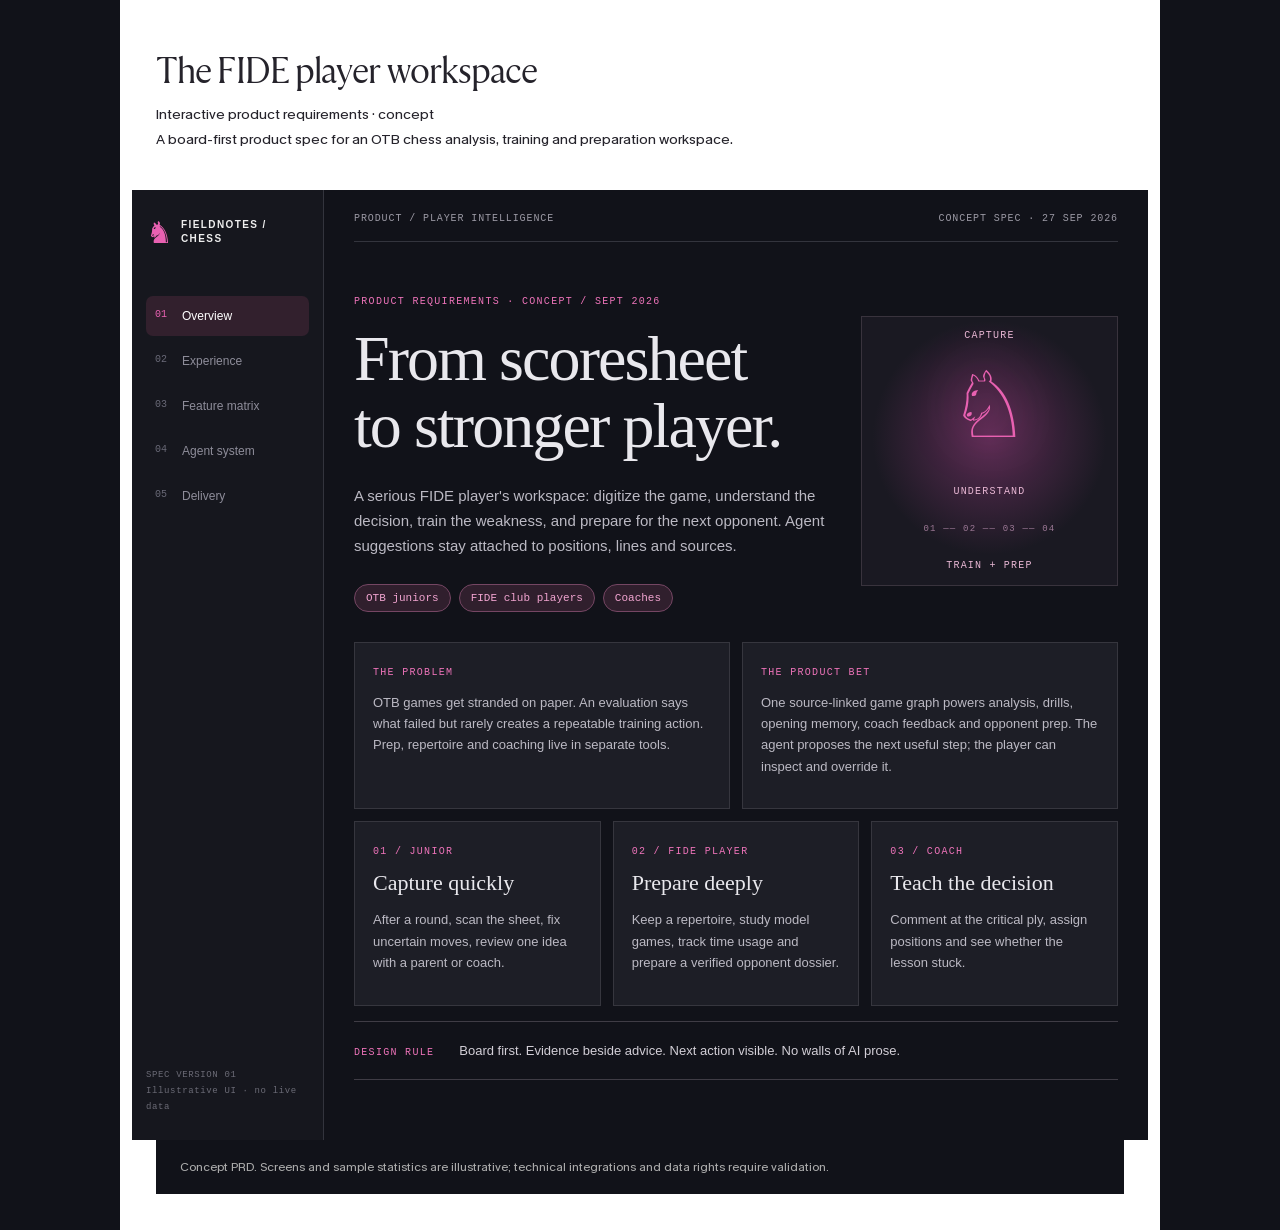
<file: chess-prd/index.html>
<!doctype html><html lang="en"><head><meta charset="UTF-8"><meta name="viewport" content="width=device-width,initial-scale=1"><title>FIDE player workspace | Interactive spec</title>  <script type="module" crossorigin src="./assets/chess-prd-DzUxLlOd.js"></script>
  <link rel="modulepreload" crossorigin href="./assets/shim-C5MHmxsf.js">
  <link rel="stylesheet" crossorigin href="./assets/shim-DwW3Mtgs.css">
  <link rel="stylesheet" crossorigin href="./assets/chess-prd-BGPO-Vfl.css">
</head><body><div id="root"></div></body></html>
</file>
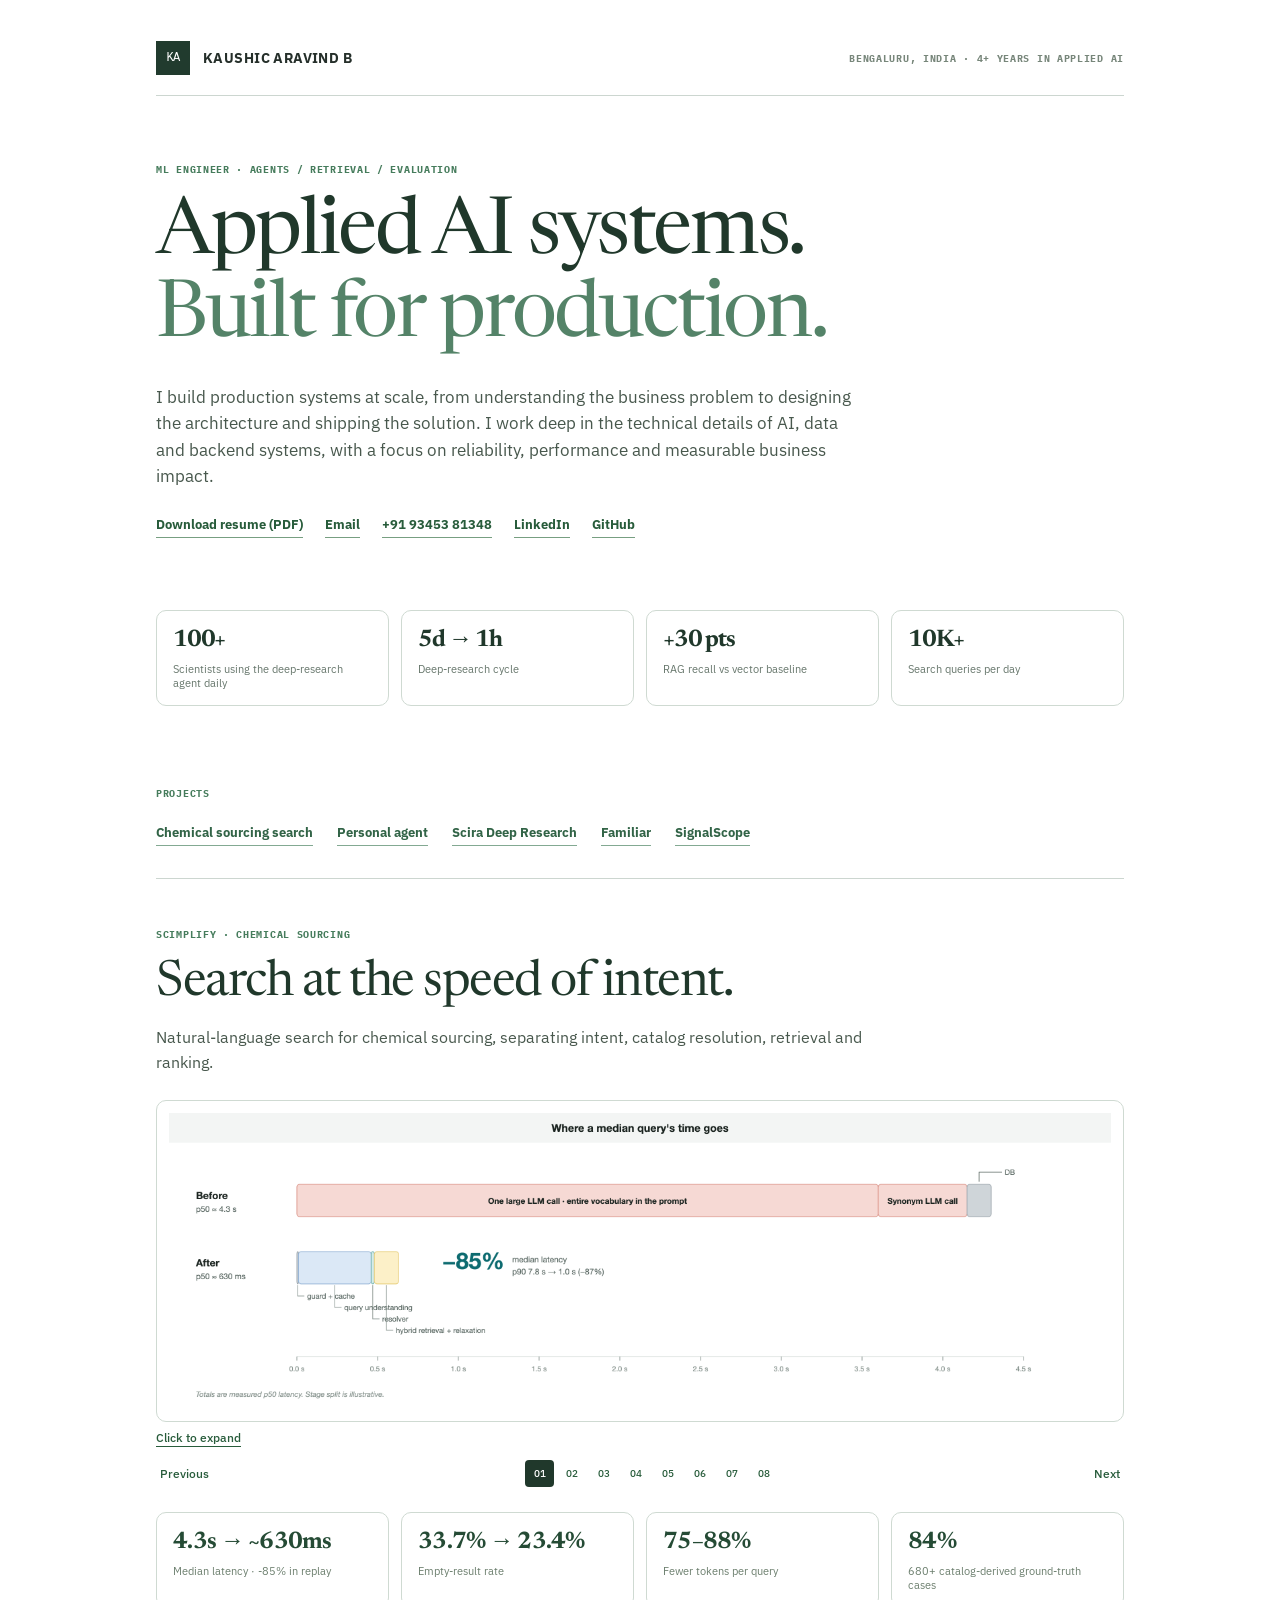
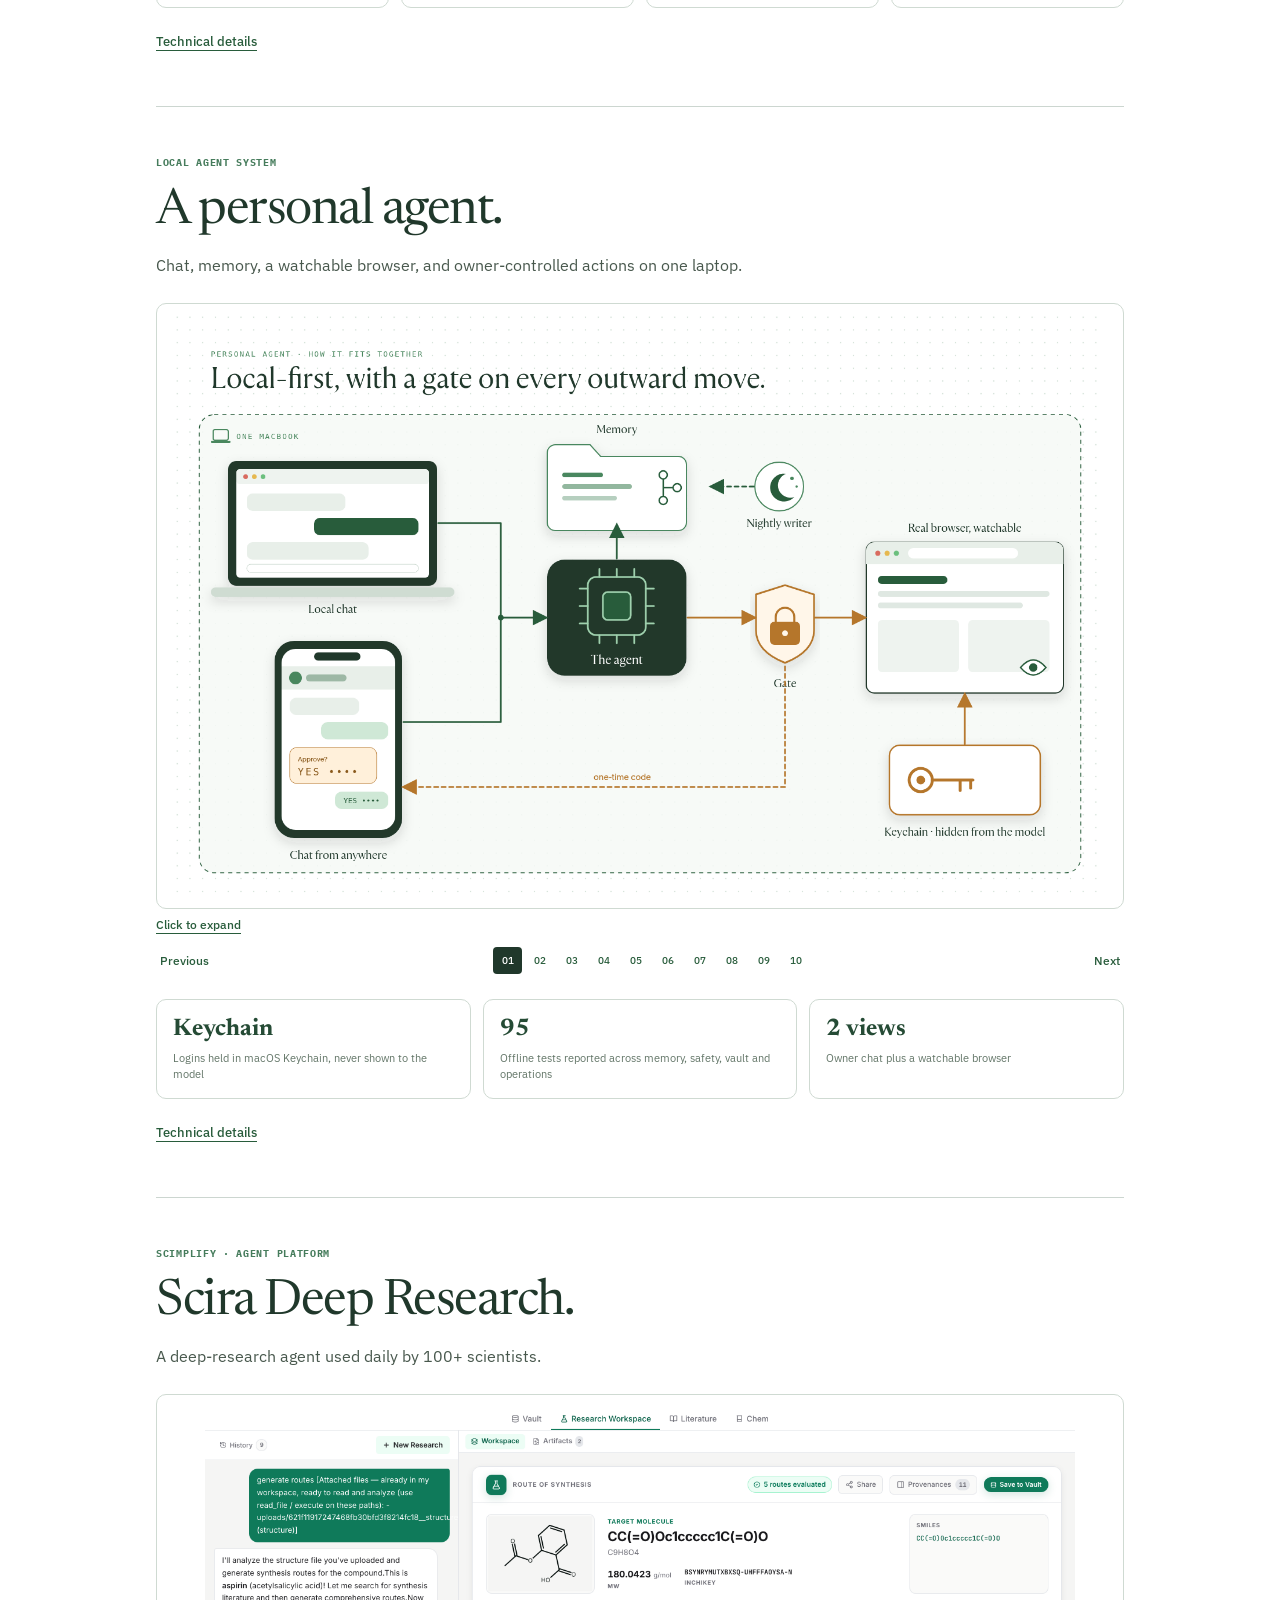
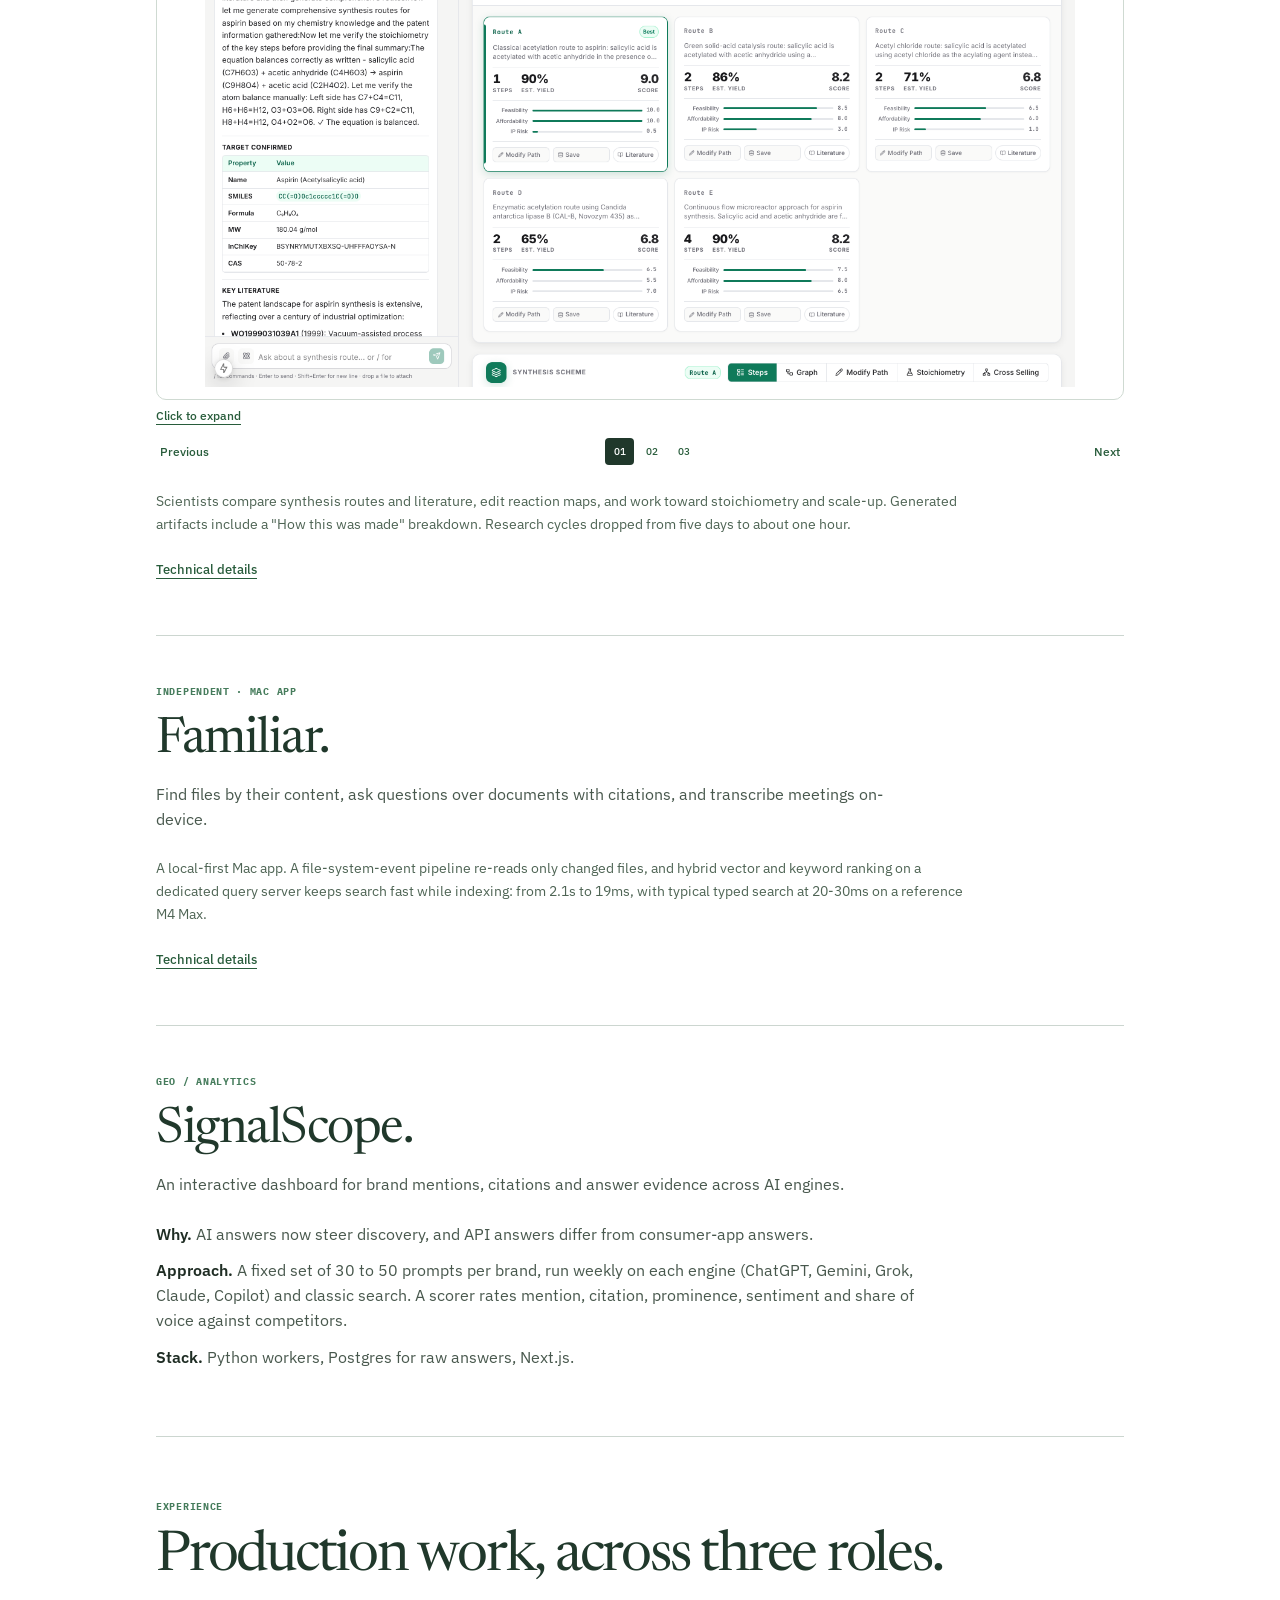
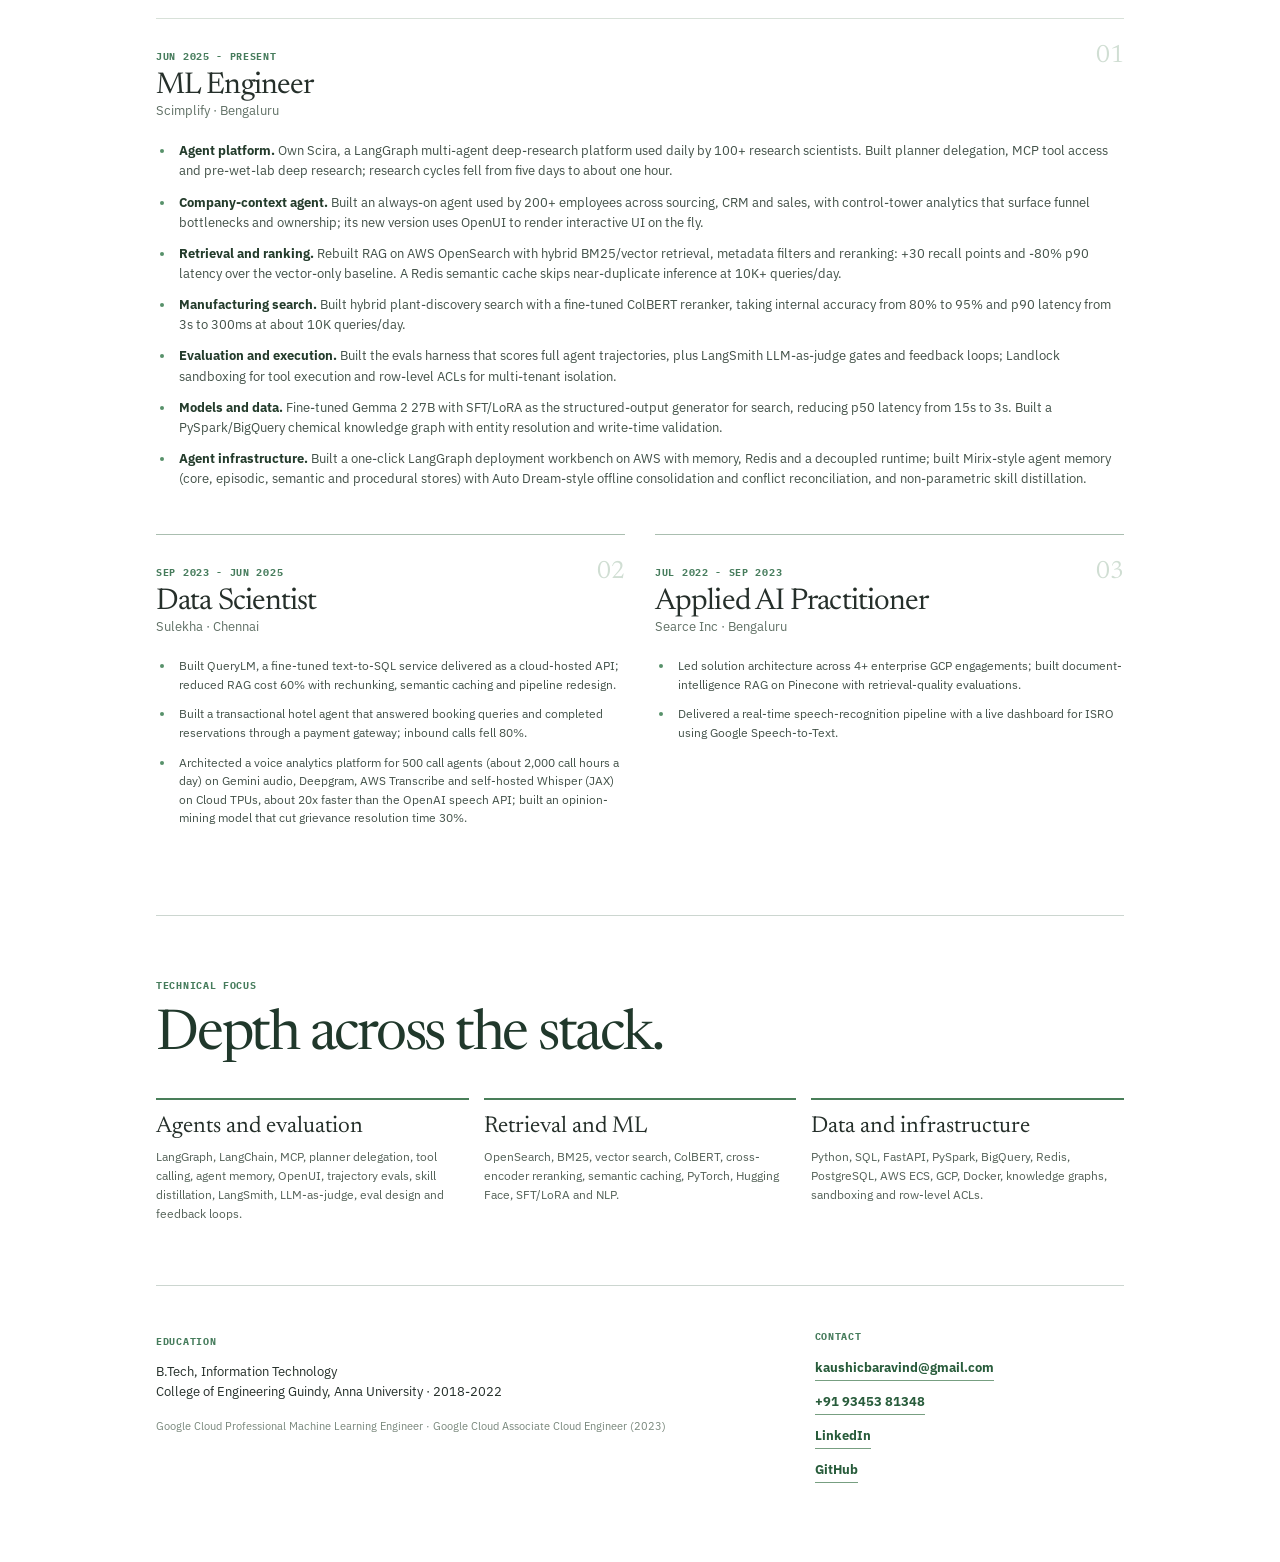
<file: portfolio/index.html>
<!doctype html><html lang="en"><head><meta charset="UTF-8"><meta name="viewport" content="width=device-width,initial-scale=1"><title>Kaushic Aravind B | Applied AI Engineer</title>  <script type="module" crossorigin src="../assets/portfolio-projects.js"></script>
  <link rel="modulepreload" crossorigin href="../assets/shim-C5MHmxsf.js">
  <link rel="stylesheet" crossorigin href="../assets/shim-DwW3Mtgs.css">
  <link rel="stylesheet" crossorigin href="../assets/portfolio-projects.css">
</head><body><div id="root"></div></body></html>
</file>
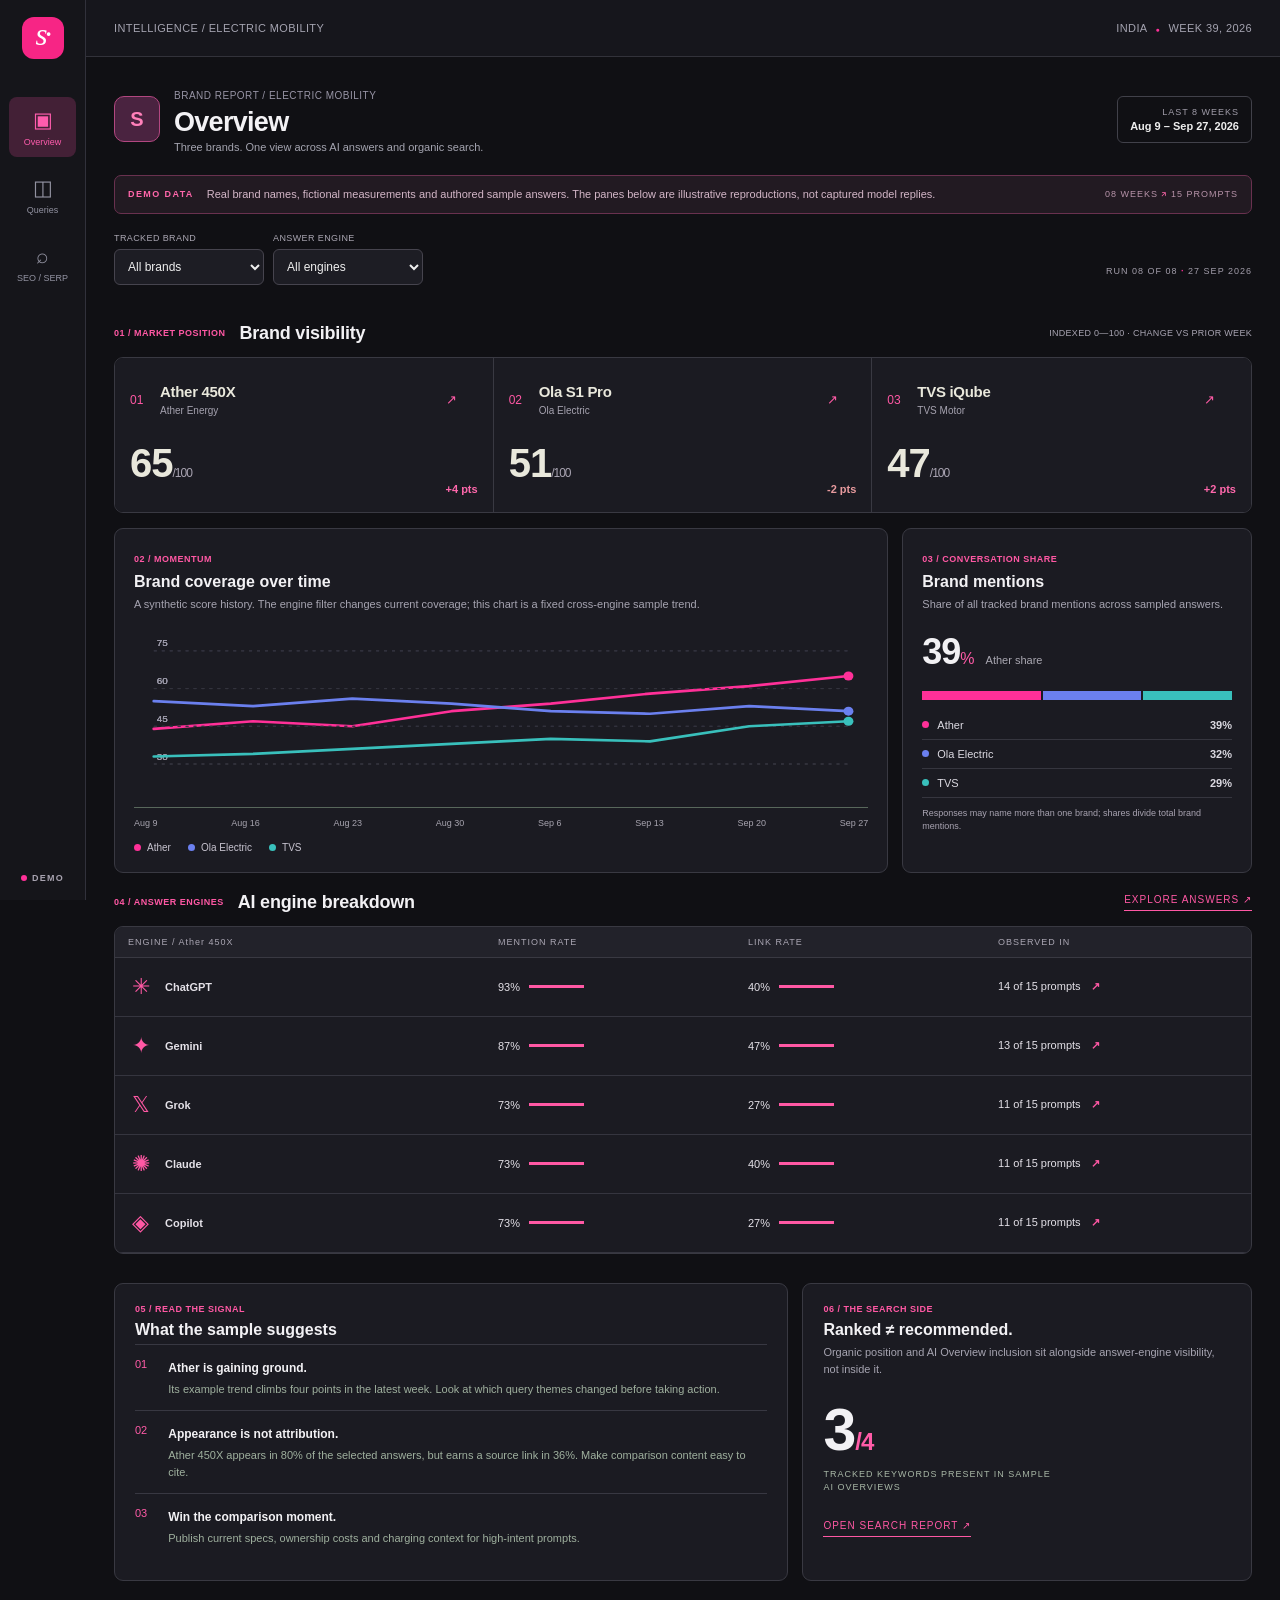
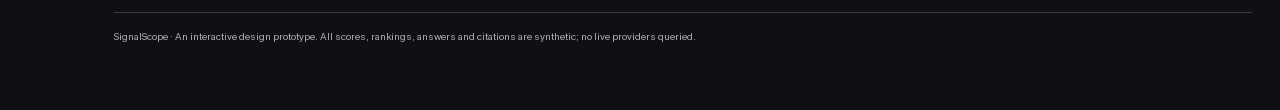
<file: signalscope/index.html>
<!doctype html><html lang="en"><head><meta charset="UTF-8"><meta name="viewport" content="width=device-width,initial-scale=1"><title>SignalScope | Interactive demo</title>  <script type="module" crossorigin src="./assets/signalscope-BeiBlwfx.js"></script>
  <link rel="modulepreload" crossorigin href="./assets/shim-C5MHmxsf.js">
  <link rel="stylesheet" crossorigin href="./assets/shim-DwW3Mtgs.css">
  <link rel="stylesheet" crossorigin href="./assets/signalscope-0cjuv9o8.css">
</head><body><div id="root"></div></body></html>
</file>
<file: chess-prd/assets/shim-DwW3Mtgs.css>
@font-face{font-family:Aime;src:url(./Aime-Regular-C7CHWRR1.woff2) format("woff2");font-weight:400;font-display:swap}@font-face{font-family:KMR Melange Grotesk;src:url(./KMRMelangeGrotesk-Regular-BQ0DoJin.woff2) format("woff2");font-display:swap}:root{--ds-page:#fff;--ds-ink:#251f21;--ds-hairline:#eae9ea}.file-card{max-width:1040px;margin:0 auto;padding:24px;background:#fff}.file-header{padding:16px 0 20px;font-family:KMR Melange Grotesk,Arial,sans-serif}.file-header h1{font:400 36px/1.1 Aime,Georgia,serif;letter-spacing:-.025em;margin:0 0 12px}.file-header p{margin:4px 0;font-size:14px;line-height:1.5}.file-closing{font:12px/1.5 KMR Melange Grotesk,Arial,sans-serif;color:#666;padding:20px 0;border-top:1px solid #eae9ea;margin-top:20px}@media(min-width:768px){.file-card{padding:36px}}body:has(.prdshell) .file-header{color:#25232b}body:has(.prdshell) .file-closing{background:#111219;color:#aaa;border:0;padding:18px 24px;margin:0}
</file>
<file: chess-prd/assets/chess-prd-BGPO-Vfl.css>
html,body,#root{margin:0;min-height:100%}body{background:#111219;color:#e9e8ed}*{box-sizing:border-box}.prdshell{display:grid;grid-template-columns:192px minmax(0,1fr);background:#111219;color:#e9e8ed;min-height:850px;margin:16px -24px 0;font-family:Inter,Arial,sans-serif}.prdshell aside{border-right:1px solid #33343d;padding:25px 14px;display:flex;flex-direction:column;gap:46px;background:#16171e}.brandmark{font-size:30px;color:#e861b1;display:flex;align-items:center;gap:8px}.brandmark span{font:700 10px/1.4 Arial;letter-spacing:.14em;color:#eee}.prdshell nav{display:grid;gap:5px}.prdshell nav button{border:0;background:transparent;color:#8e8d9a;display:flex;gap:15px;padding:13px 9px;text-align:left;cursor:pointer;font-size:12px;border-radius:7px}.prdshell nav button span{font:10px monospace;color:#696977}.prdshell nav button.active{background:#32202d;color:#fff}.prdshell nav button.active span{color:#e861b1}.aside-foot{margin-top:auto;color:#6b6b76;font:9px/1.8 monospace;letter-spacing:.07em}.prdshell main{padding:22px 30px 60px;min-width:0}.topline,.mock-head{display:flex;justify-content:space-between;gap:20px;color:#9b99a4;font:10px/1.4 monospace;letter-spacing:.09em;border-bottom:1px solid #33343d;padding-bottom:15px}.prdshell section{padding-top:48px}.prdshell small,.spec label,.panel label{font:10px/1.4 monospace;letter-spacing:.13em;color:#ed73b9}.prdshell h1,.prdshell h2,.prdshell h3{font-family:Georgia,serif;letter-spacing:-.03em}.prdshell h1{font-size:clamp(40px,5vw,70px);line-height:1.06;margin:16px 0 24px;font-weight:400}.prdshell h2{font-size:clamp(32px,4vw,50px);font-weight:400;margin:10px 0 18px}.prdshell h3{font-size:22px;font-weight:400;margin:11px 0}.prdshell p{font-size:13px;line-height:1.65;color:#bbb9c3}.hero{display:grid;grid-template-columns:minmax(0,1.5fr) minmax(180px,.8fr);gap:25px;align-items:center}.hero p{font-size:15px;max-width:580px}.hero-tags{display:flex;flex-wrap:wrap;gap:8px;margin-top:25px}.hero-tags span,.pill{border:1px solid #754663;background:#301f2d;color:#f1a4d0;padding:7px 11px;border-radius:30px;font:11px monospace;width:max-content;max-width:100%}.hero-diagram{border:1px solid #39333d;background:radial-gradient(circle at 50% 45%,#5b2c53,#1a1922 60%);min-height:270px;display:flex;flex-direction:column;justify-content:space-around;align-items:center;color:#e8b7d4;font:10px monospace;letter-spacing:.12em}.spark{font-size:92px;line-height:1;color:#e861b1;text-shadow:0 0 50px #d4429b}.pulse{font-size:9px;color:#9c7895}.thesis,.personas,.specgrid,.mock-grid{display:grid;grid-template-columns:repeat(2,minmax(0,1fr));gap:12px;margin-top:30px}.thesis>div,.personas>div,.spec,.panel{background:#1d1e26;border:1px solid #36363e;padding:18px}.thesis b,.personas span,.flow b,.data b,.roadmap b,.sources b{font:10px monospace;letter-spacing:.13em;color:#ed73b9}.personas{grid-template-columns:repeat(3,minmax(0,1fr));margin-top:12px}.personas b{display:block;font-family:Georgia,serif;font-size:22px;font-weight:400;margin-top:12px}.flow,.data{margin-top:15px;border-top:1px solid #3f3c45;border-bottom:1px solid #3f3c45;padding:19px 0;display:flex;gap:25px;align-items:baseline}.flow span,.data span{font-size:13px;color:#d3cfd7;line-height:1.5}.section-title{display:flex;justify-content:space-between;align-items:end;gap:15px}.section-title p{max-width:600px}.section-title strong{color:#ed73b9;font:12px monospace;white-space:nowrap}.subnav{display:flex;gap:5px;overflow-x:auto;padding:15px 0;margin-bottom:14px}.subnav button{white-space:nowrap;padding:10px 13px;border:1px solid #45434a;background:#22232a;color:#bbb9c3;cursor:pointer;border-radius:5px;font:11px monospace;min-height:42px}.subnav button.active{background:#743458;border-color:#c95097;color:#fff}.mock{border:1px solid #44404b;background:#16171e;padding:15px;box-shadow:0 20px 45px #0003}.mock-head{padding:0 3px 13px}.stats{display:grid;grid-template-columns:repeat(3,1fr);gap:10px;margin:15px 0}.stats>div{background:#22232d;border:1px solid #3c3b44;padding:15px;display:flex;flex-direction:column;gap:5px;min-height:113px}.stats small{font:9px monospace;color:#a9a5b0}.stats strong{font:29px Georgia;color:#fff}.stats span{font:10px monospace;color:#dc78ae}.mock-grid{margin-top:12px}.panel{min-height:190px}.panel p{margin:8px 0 15px}.ledger{display:flex;justify-content:space-between;gap:10px;border-bottom:1px solid #34343c;padding:13px 0;font-size:11px}.ledger b{font:10px monospace;color:#e784bb;white-space:nowrap}.analysis-layout{display:grid;grid-template-columns:minmax(210px,1fr) minmax(230px,1.05fr);gap:13px;margin-top:16px}.board{aspect-ratio:1;display:grid;grid-template-columns:repeat(8,1fr);border:5px solid #37313e;max-width:400px;width:100%}.board>div{display:grid;place-items:center;font-size:clamp(16px,3vw,31px);line-height:1}.light-sq{background:#d1bdc3;color:#24232b}.dark-sq{background:#806374;color:#f9eaf1}.line{border-top:1px solid #44414b;display:grid;grid-template-columns:25px 50px 1fr;gap:6px;padding:11px 0;font:10px monospace;align-items:center}.line strong{color:#eda4ce}.line span{color:#bbb}.coach-note{border-left:2px solid #e46baa;background:#342332;padding:12px;color:#e9dce6;font-size:11px;line-height:1.5}.coach-note u{color:#f1a4d0}.toolbar{margin-top:13px;padding:11px;border:1px dashed #6c5266;font:10px monospace;color:#ed9bc9}.rep{display:grid;grid-template-columns:1fr 1fr;gap:12px;margin-top:15px}.tree{font:16px/2.1 monospace;margin:16px 0;color:#fff}.tree span{display:block;color:#e988be}.meter{height:6px;background:#41404b;border-radius:4px;overflow:hidden}.meter i{display:block;width:64%;height:100%;background:#e762ab}.panel>small{font:10px monospace;color:#aaa}.choice{background:#2c2b35;padding:11px;margin:7px 0;font:11px monospace}.barrow{display:grid;grid-template-columns:100px 1fr 30px;gap:8px;align-items:center;margin:20px 0;font:10px monospace}.barrow i{height:10px;background:#dc69ac}.feature{border-bottom:1px solid #3d3b45}.feature button{width:100%;min-height:52px;display:flex;align-items:center;gap:15px;border:0;background:transparent;color:#f1eff1;text-align:left;cursor:pointer}.feature button b{font-size:13px;flex:1}.feature button>span:last-child{font-size:24px;color:#e784bb}.tag{padding:4px 8px;font:10px monospace;background:#55314a;color:#f7a7d3}.tag.P1{background:#363451;color:#b8b4ff}.tag.P2{background:#294546;color:#a4dad2}.feature-body{margin:0 0 15px 43px;padding:8px 20px;background:#22232a;border-left:2px solid #cb5d9b}.feature-body p{margin:5px 0}.feature-body em{font-style:normal;color:#e785b9;text-transform:uppercase;font:10px monospace;margin-right:7px}.lede{max-width:650px}.architecture{display:flex;gap:5px;align-items:stretch;margin:30px 0;overflow-x:auto}.node{border:1px solid #45404a;background:#22232b;flex:1;min-width:125px;padding:13px;color:#dc77ae;font:10px monospace}.node b{display:block;font:20px Georgia;color:#fff;margin:13px 0}.node span{color:#bdb9c4;line-height:1.5}.node.accent{border-color:#d760a2}.arrow{align-self:center;color:#e067ab}.specgrid{margin-top:12px}.spec{min-height:140px}.spec p{margin-bottom:0}.data{align-items:start}.roadmap{display:grid;grid-template-columns:repeat(4,1fr);gap:9px;margin:23px 0}.roadmap>div{padding:15px;background:#24212a;border-top:2px solid #d6609f}.roadmap p{font-size:11px}.sources{border-top:1px solid #444;margin-top:30px;padding:20px 0;display:flex;flex-wrap:wrap;gap:12px}.sources b{width:100%}.sources a{font:11px monospace;color:#ed89be}.sources span{width:100%;font-size:11px;color:#aaa}.prdshell+*{background:#111219;color:#bbb}@media(max-width:700px){.prdshell{display:block;margin:16px -24px 0}.prdshell aside{border-right:0;border-bottom:1px solid #333;display:block;padding:14px}.brandmark{font-size:23px}.prdshell nav{display:flex;overflow-x:auto;margin-top:9px}.prdshell nav button{white-space:nowrap;min-height:44px}.prdshell nav button span,.aside-foot{display:none}.prdshell main{padding:18px 16px 40px}.topline{font-size:8px}.prdshell section{padding-top:29px}.hero,.analysis-layout,.rep{grid-template-columns:1fr}.hero-diagram{min-height:150px}.spark{font-size:48px}.thesis,.specgrid,.mock-grid,.personas{grid-template-columns:1fr}.stats strong{font-size:20px}.stats>div{padding:8px;min-height:90px}.stats span{font-size:8px}.board{margin:auto}.roadmap{grid-template-columns:1fr 1fr}.architecture{flex-wrap:wrap}.node{min-width:40%}.arrow{display:none}.flow,.data{display:block}.flow span,.data span{display:block;margin-top:9px}.section-title{display:block}.barrow{grid-template-columns:85px 1fr 30px}.feature-body{margin-left:0}}.prdshell~.file-closing,.prdshell+footer{background:#111219;color:#aaa;padding:18px 24px;max-width:none}.prdshell+*{background:#111219;color:#aaa;display:block;padding:18px 24px}
</file>
<file: assets/shim-DwW3Mtgs.css>
@font-face{font-family:Aime;src:url(./Aime-Regular-C7CHWRR1.woff2) format("woff2");font-weight:400;font-display:swap}@font-face{font-family:KMR Melange Grotesk;src:url(./KMRMelangeGrotesk-Regular-BQ0DoJin.woff2) format("woff2");font-display:swap}:root{--ds-page:#fff;--ds-ink:#251f21;--ds-hairline:#eae9ea}.file-card{max-width:1040px;margin:0 auto;padding:24px;background:#fff}.file-header{padding:16px 0 20px;font-family:KMR Melange Grotesk,Arial,sans-serif}.file-header h1{font:400 36px/1.1 Aime,Georgia,serif;letter-spacing:-.025em;margin:0 0 12px}.file-header p{margin:4px 0;font-size:14px;line-height:1.5}.file-closing{font:12px/1.5 KMR Melange Grotesk,Arial,sans-serif;color:#666;padding:20px 0;border-top:1px solid #eae9ea;margin-top:20px}@media(min-width:768px){.file-card{padding:36px}}body:has(.prdshell) .file-header{color:#25232b}body:has(.prdshell) .file-closing{background:#111219;color:#aaa;border:0;padding:18px 24px;margin:0}
</file>
<file: assets/portfolio-projects.css>
@import url('https://fonts.googleapis.com/css2?family=Newsreader:opsz,wght@6..72,400&family=IBM+Plex+Sans:wght@400;500;700&family=IBM+Plex+Mono:wght@500;700&display=swap');
html,body,#root{margin:0;min-height:100%}body{background:var(--ds-page)}*{box-sizing:border-box}.cv{color:#252f2a;font-family:KMR Melange Grotesk,Arial,sans-serif}.top{display:flex;justify-content:space-between;align-items:center;border-bottom:1px solid #ccd6d0;padding:5px 0 20px;gap:15px}.identity{display:flex;gap:13px;align-items:center;font-weight:700;font-size:14px;letter-spacing:.03em}.monogram{display:grid;place-items:center;width:34px;height:34px;background:#213b2e;color:#fff;font:12px monospace;letter-spacing:-.05em}.location,.kicker,.blockLabel,.period,.workStamp,.gallery figcaption{font:700 10px/1.5 monospace;letter-spacing:.07em}.location{color:#77867a;text-align:right}.intro{padding:66px 0 50px}.kicker,.blockLabel,.period{color:#467c5c}.intro h1,.block h2{font-family:Aime,Georgia,serif;font-weight:400;letter-spacing:-.04em;color:#20382b}.intro h1{font-size:clamp(48px,6.2vw,79px);line-height:1.05;margin:17px 0 24px}.intro h1 em{font-style:normal;color:#548368}.intro p{font-size:17px;line-height:1.55;max-width:710px;color:#48584d;margin:0}.contact{display:flex;gap:22px;margin-top:27px}.contact a,.footerContact a{color:#285c3b;text-decoration:none;font-weight:700;border-bottom:1px solid #779f81;padding-bottom:4px;font-size:13px}.contact a:hover,.footerContact a:hover{text-decoration:underline}.impact{display:grid;grid-template-columns:repeat(4,1fr);border-block:1px solid #ccd6d0}.impact>div{padding:19px 12px;border-right:1px solid #ccd6d0}.impact>div:first-child{padding-left:0}.impact>div:last-child{border:0}.impact strong{display:block;font-size:28px;letter-spacing:-.05em;color:#20382b}.impact span{display:block;font-size:11px;color:#66766b;margin-top:5px}.block{padding:62px 0;border-bottom:1px solid #ccd6d0}.block h2{font-size:clamp(37px,4.5vw,56px);line-height:1.1;margin:13px 0 30px}.role{padding:25px 0;border-top:1px solid #d8e1d9}.roleMeta{display:flex;justify-content:space-between;gap:15px;align-items:start}.roleMeta h3{font-family:Aime,Georgia,serif;letter-spacing:-.03em;font-weight:400;font-size:30px;margin:7px 0 1px}.roleMeta p{margin:0;color:#617166;font-size:13px}.roleIndex{font:25px Georgia,serif;color:#d0ded3}.role ul{margin:22px 0 0;padding-left:19px;display:grid;gap:11px}.role li{font-size:13px;line-height:1.55;color:#425148;padding-left:4px}.role li::marker{color:#57916a}.role li b{color:#243c2c}.earlier{display:grid;grid-template-columns:1fr 1fr;gap:30px;margin-top:20px}.earlier .role{border-top:1px solid #aabeb0}.earlier .role li{font-size:12px}.workHeader{display:flex;justify-content:space-between;align-items:end;gap:20px}.workHeader h2{margin-bottom:5px}.workStamp{text-align:right;color:#7b8b7d}.workSub{font-weight:700;color:#345b3e!important}.work>p{font-size:14px;line-height:1.62;max-width:820px;color:#4e6153}.gallery{display:grid;grid-template-columns:repeat(2,minmax(0,1fr));gap:20px;margin:28px 0}.gallery figure{margin:0;min-width:0}.gallery img{width:100%;height:auto;display:block;border:1px solid #d5ded7;background:#eff3f0}.gallery figcaption{margin-top:9px;color:#538362}.gallery .artifact{grid-column:span 2}.artifact img{max-width:700px;margin:auto}.artifact figcaption{text-align:center}.sourceNote{font-size:11px!important;color:#79877c!important;border-left:2px solid #8eaa94;padding-left:12px;margin-top:20px}.skills{display:grid;grid-template-columns:repeat(3,1fr);gap:15px}.skills>div{border-top:2px solid #497e59;padding-top:15px}.skills h3{font-family:Aime,Georgia,serif;font-size:23px;font-weight:400;margin:0 0 9px}.skills p{font-size:12px;line-height:1.6;color:#536157;margin:0}.footer{display:grid;grid-template-columns:2fr 1fr;gap:40px;padding:43px 0}.footer p{font-size:13px;line-height:1.5}.footer small{font-size:11px;color:#78877b;line-height:1.6}.footerContact{display:flex;flex-direction:column;align-items:start;gap:12px}.footerContact .blockLabel{margin-bottom:3px}@media(max-width:700px){.location{display:none}.intro{padding:52px 0 40px}.intro h1{font-size:47px}.intro p{font-size:15px}.impact{grid-template-columns:repeat(2,1fr)}.impact>div{padding:17px 11px!important}.impact>div:nth-child(2){border-right:0}.impact>div:nth-child(-n+2){border-bottom:1px solid #ccd6d0}.impact strong{font-size:23px}.block{padding:47px 0}.earlier,.skills,.footer{grid-template-columns:1fr}.earlier{gap:4px}.gallery{grid-template-columns:1fr}.gallery .artifact{grid-column:auto}.workStamp{display:none}.footer{gap:20px}.contact{gap:15px}}.independentIntro{font-size:14px;line-height:1.55;color:#5b6d60;margin:-8px 0 26px;max-width:730px}.buildGrid{display:grid;grid-template-columns:repeat(2,minmax(0,1fr));gap:17px}.buildCard{border:1px solid #d6e0d8;background:#fafbf9;min-width:0}.buildVisual{background:#15171d;padding:12px;height:205px;overflow:hidden}.buildVisual img{display:block;width:100%;height:100%;object-fit:cover;object-position:left top;border:1px solid #353d43}.buildContent{padding:21px}.buildContent h3,.buildProgress h3{font-family:Aime,Georgia,serif;font-size:29px;font-weight:400;letter-spacing:-.03em;margin:9px 0}.buildContent p,.buildProgress p{font-size:12px;line-height:1.55;color:#56675a;margin:0 0 18px}.buildContent a{color:#285c3b;text-decoration:none;border-bottom:1px solid #779f81;font-size:12px;font-weight:700;padding-bottom:3px}.buildProgress{display:grid;grid-template-columns:1.2fr 1fr;gap:30px;align-items:center;margin-top:16px;border:1px solid #d6e0d8;background:#f5f8f4;padding:22px}.buildProgress p{margin-bottom:0}.buildDiagram{display:flex;align-items:center;justify-content:flex-end;gap:8px;font:700 10px monospace;color:#365941}.buildDiagram span{background:#fff;border:1px solid #c7d8ca;padding:12px 8px;text-align:center}.buildDiagram b{color:#5a9a6a}@media(max-width:700px){.buildGrid,.buildProgress{grid-template-columns:1fr}.buildVisual{height:185px}.buildProgress{gap:18px}.buildDiagram{justify-content:start;gap:5px;font-size:8px}.buildDiagram span{padding:10px 5px}}.projectNav{display:flex;gap:20px;flex-wrap:wrap;padding:0 0 25px;font:700 11px/1.5 monospace}.projectNav a{color:#326447;text-decoration:none;border-bottom:1px solid #83a992;padding-bottom:3px}.searchCase{background:#f7faf6;margin:0 -24px;padding:62px 24px}.searchLead{display:flex;justify-content:space-between;align-items:end;gap:20px}.searchLead h2{margin:12px 0}.searchLead .period{color:#618b69}.searchQuote{font:italic 21px/1.35 Georgia,serif;color:#77917d;padding-bottom:11px}.searchIntro{max-width:830px;font-size:15px;line-height:1.65;color:#3d5143}.searchStats{display:grid;grid-template-columns:repeat(4,1fr);border-block:1px solid #c8d9ca;margin:30px 0 38px}.searchStats>div{padding:19px 13px;border-right:1px solid #c8d9ca}.searchStats>div:first-child{padding-left:0}.searchStats>div:last-child{border:0}.searchStats strong{display:block;font-size:21px;color:#254b35;letter-spacing:-.03em}.searchStats span{display:block;color:#6b7e6d;font-size:11px;margin-top:6px}.searchStory{display:grid;grid-template-columns:repeat(3,minmax(0,1fr));gap:22px}.searchStory article{border-top:2px solid #75a47c;padding-top:15px}.searchStory h3{font:400 24px/1.2 Aime,Georgia,serif;color:#294734;margin:11px 0}.searchStory p{font-size:12px;line-height:1.65;color:#4e6454}.searchFigures{margin-top:50px}.searchFiguresHead{display:flex;justify-content:space-between;gap:15px;align-items:center;border-top:1px solid #d2ded3;padding-top:15px}.searchFiguresHead p{font-size:11px;color:#697d6c}.searchFigureGrid{display:grid;grid-template-columns:repeat(2,minmax(0,1fr));gap:25px 19px}.searchFigureGrid figure{margin:0;min-width:0}.searchFigureGrid a{display:block;background:#fff;border:1px solid #dbe5dc;padding:10px;transition:border-color .15s}.searchFigureGrid a:hover,.searchFigureGrid a:focus-visible{border-color:#49875e;outline:2px solid #49875e;outline-offset:2px}.searchFigureGrid img{display:block;width:100%;height:auto;aspect-ratio:2.22/1;object-fit:contain}.searchFigureGrid figcaption{color:#527c5b;font:700 10px/1.5 monospace;letter-spacing:.04em;margin-top:8px}.searchCase .sourceNote{max-width:850px;margin-top:25px}@media(max-width:700px){.searchCase{margin:0 -24px;padding:47px 24px}.searchLead{display:block}.searchQuote{font-size:17px;margin-top:14px}.searchStats,.searchStory,.searchFigureGrid{grid-template-columns:1fr}.searchStats>div{border-right:0;border-bottom:1px solid #c8d9ca;padding:13px 0}.searchStats>div:last-child{border:0}.searchFiguresHead{display:block}.searchFigureGrid{gap:24px}.projectNav{gap:13px}}.agentCase{background:#f5f8f5;margin:0 -24px;padding:62px 24px}.agentLead{display:flex;justify-content:space-between;gap:24px;align-items:end}.agentLead h2{margin:12px 0}.agentBadge{font:700 11px/1.5 monospace;letter-spacing:.06em;color:#63866d;text-align:right}.agentIntro{max-width:850px;font-size:15px;line-height:1.65;color:#405448}.agentFacts{display:grid;grid-template-columns:repeat(3,1fr);margin:29px 0 37px;border-block:1px solid #c8d9ca}.agentFacts>div{padding:19px;border-right:1px solid #c8d9ca}.agentFacts>div:first-child{padding-left:0}.agentFacts>div:last-child{border:0}.agentFacts strong{font-size:24px;display:block;color:#254b35}.agentFacts span{font-size:11px;line-height:1.45;color:#627567;display:block;margin-top:6px}.agentStory{display:grid;grid-template-columns:repeat(3,1fr);gap:20px}.agentStory article{border-top:2px solid #75a47c;padding-top:15px}.agentStory h3,.agentSequence h3{font:400 24px/1.2 Aime,Georgia,serif;color:#294734;margin:11px 0}.agentStory p,.agentSequence p{font-size:12px;line-height:1.65;color:#4e6454}.agentDemoHead{display:flex;justify-content:space-between;gap:24px;align-items:start;margin:46px 0 15px;padding-top:18px;border-top:1px solid #d2ded3}.agentDemoHead p{font-size:11px;line-height:1.55;color:#536a58;max-width:650px;margin:0}.agentFrames{display:grid;grid-template-columns:repeat(2,minmax(0,1fr));gap:24px 19px}.agentFrames figure{margin:0;min-width:0}.agentFrames .agentWide{grid-column:span 2}.agentFrames a{display:block;background:#fff;border:1px solid #d6e4d7;padding:9px}.agentFrames a:hover,.agentFrames a:focus-visible{border-color:#49875e;outline:2px solid #49875e;outline-offset:2px}.agentFrames img{display:block;width:100%;height:auto;aspect-ratio:1429/804;object-fit:contain;background:#111}.agentFrames figcaption{color:#527c5b;font:700 10px/1.5 monospace;letter-spacing:.04em;margin-top:8px}.agentSequence{margin-top:42px}.agentSequence p{max-width:790px;margin-bottom:22px}.agentCase .sourceNote{max-width:850px;margin-top:28px}@media(max-width:700px){.agentCase{margin:0 -24px;padding:47px 24px}.agentLead{display:block}.agentBadge{text-align:left}.agentFacts,.agentStory,.agentFrames{grid-template-columns:1fr}.agentFacts>div{padding:13px 0;border-right:0;border-bottom:1px solid #c8d9ca}.agentFacts>div:last-child{border-bottom:0}.agentFrames .agentWide{grid-column:auto}.agentDemoHead{display:block}.agentDemoHead p{margin-top:10px}}

/* metric cards */
.impact,.searchStats,.agentFacts{display:grid;grid-template-columns:repeat(auto-fit,minmax(170px,1fr));gap:12px;border:0;margin-left:0;margin-right:0}
.impact{padding:22px 0}
.searchStats{margin:30px 0 38px}.agentFacts{margin:29px 0 37px}
.impact>div,.searchStats>div,.agentFacts>div,.impact>div:first-child,.searchStats>div:first-child,.agentFacts>div:first-child{background:#fff;border:1px solid #cfdad2;border-radius:10px;padding:16px 16px 15px!important;min-width:0}
.impact>div:last-child,.searchStats>div:last-child,.agentFacts>div:last-child{border:1px solid #cfdad2}
.impact strong,.searchStats strong,.agentFacts strong{font-size:24px;line-height:1.15}
.impact span,.searchStats span,.agentFacts span{margin-top:7px}
@media(max-width:700px){
.impact,.searchStats,.agentFacts{grid-template-columns:repeat(2,minmax(0,1fr));gap:9px}
.impact>div:nth-child(n),.searchStats>div:nth-child(n),.agentFacts>div:nth-child(n){padding:13px 12px 12px!important;border:1px solid #cfdad2!important}
.impact strong,.searchStats strong,.agentFacts strong{font-size:19px}
.impact span,.searchStats span,.agentFacts span{font-size:10.5px}
.agentFacts>div:last-child:nth-child(odd){grid-column:span 2}
}
/* single independent build card */
.buildGrid{grid-template-columns:minmax(0,1fr)}
.buildGrid .buildCard{display:grid;grid-template-columns:minmax(0,1fr) minmax(0,1fr)}
.buildGrid .buildVisual{height:auto;min-height:205px}
.buildGrid .buildContent{align-self:center}
@media(max-width:700px){.buildGrid .buildCard{grid-template-columns:1fr}.buildGrid .buildVisual{height:185px;min-height:0}}
/* back to top */
.toTop{position:fixed;right:max(8px,calc((100vw - 1088px)/2 - 54px));bottom:28px;z-index:50;width:42px;height:42px;display:grid;place-items:center;border-radius:50%;border:1.5px solid #111;background:#fff;color:#111;cursor:pointer;padding:0;opacity:0;pointer-events:none;transform:translateY(8px);transition:opacity .2s,transform .2s,background .15s,color .15s}
.toTop.show{opacity:1;pointer-events:auto;transform:none}
.toTop:hover,.toTop:focus-visible{background:#111;color:#fff;outline:2px solid #111;outline-offset:3px}
.toTop svg{width:18px;height:18px;display:block}
@media(max-width:700px){.toTop{width:34px;height:34px;right:6px;bottom:16px;opacity:0}.toTop.show{opacity:.85}.toTop svg{width:15px;height:15px}}
@media(prefers-reduced-motion:reduce){.toTop{transition:none}}

.cv,.cv button{font-family:'IBM Plex Sans',Arial,sans-serif!important}
.intro h1,.block h2,.roleMeta h3,.skills h3,.searchStory h3,.agentStory h3,.buildContent h3,.agentSequence h3,.roleIndex{font-family:'Newsreader',Georgia,serif!important;font-weight:400}
.intro h1{letter-spacing:-.03em}
.location,.kicker,.blockLabel,.period,.workStamp,.projectNav,.gallery figcaption{font-family:'IBM Plex Mono',monospace!important}
.impact strong,.searchStats strong,.agentFacts strong{font-family:'Newsreader',serif!important}
.contact{flex-wrap:wrap;row-gap:14px}.contact a{white-space:nowrap}
/* One visual-first project sequence */
.projects{padding-top:58px}.projects>.blockLabel{margin-bottom:22px}.projectNav{margin:0;padding-bottom:32px;border-bottom:1px solid #ccd6d0;font-family:'IBM Plex Sans',sans-serif!important;font-size:13px;letter-spacing:0;gap:16px 24px}
.project{padding:48px 0 54px;border-bottom:1px solid #ccd6d0}.project h2{font:400 clamp(34px,4.2vw,50px)/1.1 'Newsreader',Georgia,serif;letter-spacing:-.03em;color:#20382b;margin:14px 0 14px}.projectIntro{font-size:16px;line-height:1.55;color:#48584d;max-width:760px;margin:0 0 25px}.projectVisual{margin:0 0 24px}.projectVisual>a{display:block;border:1px solid #cfdad2;border-radius:10px;overflow:hidden;background:#fff;padding:12px}.projectVisual img{display:block;width:100%;height:auto;max-height:580px;object-fit:contain}.projectVisual>a:hover{border-color:#285c3b}.projectVisual a:focus-visible{outline:2px solid #285c3b;outline-offset:3px}.visualControls{display:flex;align-items:center;justify-content:space-between;gap:12px;margin-top:14px}.visualControls button{font:500 12px 'IBM Plex Sans',sans-serif;border:0;background:transparent;color:#285c3b;cursor:pointer;padding:7px 4px}.visualControls button:hover{text-decoration:underline}.visualPages{display:flex;gap:3px;flex-wrap:wrap;justify-content:center}.visualPages button{min-width:29px;border-radius:4px;font-family:'IBM Plex Mono',monospace;font-size:10px}.visualPages button[aria-current=true]{background:#20382b;color:#fff}.project .searchStats,.project .agentFacts{margin:24px 0}.projectDetails{margin-top:24px;font-size:13px;line-height:1.6;color:#4e6454}.projectDetails summary{cursor:pointer;color:#285c3b;font-weight:500;text-decoration:underline;text-underline-offset:4px;list-style:none}.projectDetails summary::-webkit-details-marker{display:none}.projectDetails[open] summary{margin-bottom:20px}.projectDetails article{max-width:800px}.projectDetails article .period{display:none}.projectDetails h3{font:400 24px 'Newsreader',serif;color:#294734;margin-bottom:6px}.projectDetails p{margin-top:6px}.projectText,.project li{font-size:14px;line-height:1.65;color:#4e6454;max-width:820px}.project ul{padding-left:19px;display:grid;gap:10px}.project .sourceNote{line-height:1.6;max-width:820px}.projectLink{font-size:13px;color:#285c3b;font-weight:500;text-underline-offset:4px}.project a:hover{text-decoration:underline}.project .independentIntro{margin:0 0 18px}
@media(max-width:700px){.projects{padding-top:36px}.project{padding:34px 0 40px}.project h2{font-size:34px}.projectIntro{font-size:14px;margin-bottom:20px}.projectVisual>a{padding:6px;border-radius:6px}.visualControls{gap:6px;margin-top:9px}.visualPages{gap:0}.visualPages button{min-width:23px;padding:7px 3px;font-size:9px}.visualControls>button{font-size:11px;padding:7px 0}.projectText,.project li{font-size:13px}}
.expandBtn{display:block;width:100%;border:1px solid #cfdad2;border-radius:10px;background:#fff;padding:12px;cursor:zoom-in;font:inherit}.expandBtn:hover{border-color:#285c3b}.expandBtn:focus-visible{outline:2px solid #285c3b;outline-offset:3px}.expandBtn img{display:block;width:100%;height:auto;max-height:580px;object-fit:contain}.expandCue{margin-top:8px;font:500 12px 'IBM Plex Sans',sans-serif;color:#285c3b;text-decoration:underline;text-underline-offset:4px}.cueTouch{display:none}@media(hover:none){.cueTouch{display:inline}.cueMouse{display:none}}
.lightbox{position:fixed;inset:0;z-index:1000;background:#0b0f0c;display:flex;flex-direction:column;color:#fff;font-family:'IBM Plex Sans',sans-serif}.lbBar,.lbFoot{display:flex;align-items:center;justify-content:space-between;gap:10px;padding:10px 14px;background:rgba(11,15,12,.92);position:relative;z-index:2}.lbCount{font:500 12px 'IBM Plex Mono',monospace;color:#cfe0d3}.lightbox button{font:500 14px 'IBM Plex Sans',sans-serif;color:#fff;background:transparent;border:0;padding:10px 6px;cursor:pointer;text-decoration:underline;text-underline-offset:4px;min-height:44px}.lbStage{flex:1;min-height:0;overflow:hidden;touch-action:none;display:flex;align-items:center;justify-content:center;user-select:none;-webkit-user-select:none}.lbStage img{max-width:100vw;max-height:100%;width:auto;height:auto;object-fit:contain;transform-origin:center;image-rendering:auto;-webkit-user-drag:none;background:#fff}.lbHint{font-size:11px;color:#9db3a3;text-align:center}@media(max-width:700px){.lbHint{max-width:42vw;line-height:1.3}.lbStage img{max-width:100vw;max-height:100%}}
.lbBar{justify-content:flex-start}.lbBar .lbCount{margin-right:auto}.lbStage img{flex:none}

.reasoning{margin-top:6px;max-width:760px}.project .reasonRow{margin:0 0 12px;font-size:16px;line-height:1.55;color:#48584d}.project .reasonRow b{font-weight:600;color:#1f2d24}
</file>
<file: signalscope/assets/shim-DwW3Mtgs.css>
@font-face{font-family:Aime;src:url(./Aime-Regular-C7CHWRR1.woff2) format("woff2");font-weight:400;font-display:swap}@font-face{font-family:KMR Melange Grotesk;src:url(./KMRMelangeGrotesk-Regular-BQ0DoJin.woff2) format("woff2");font-display:swap}:root{--ds-page:#fff;--ds-ink:#251f21;--ds-hairline:#eae9ea}.file-card{max-width:1040px;margin:0 auto;padding:24px;background:#fff}.file-header{padding:16px 0 20px;font-family:KMR Melange Grotesk,Arial,sans-serif}.file-header h1{font:400 36px/1.1 Aime,Georgia,serif;letter-spacing:-.025em;margin:0 0 12px}.file-header p{margin:4px 0;font-size:14px;line-height:1.5}.file-closing{font:12px/1.5 KMR Melange Grotesk,Arial,sans-serif;color:#666;padding:20px 0;border-top:1px solid #eae9ea;margin-top:20px}@media(min-width:768px){.file-card{padding:36px}}body:has(.prdshell) .file-header{color:#25232b}body:has(.prdshell) .file-closing{background:#111219;color:#aaa;border:0;padding:18px 24px;margin:0}
</file>
<file: signalscope/assets/signalscope-0cjuv9o8.css>
*{box-sizing:border-box}body{margin:0;background:#101b1b;color:#e9e8dc;font-family:Arial,KMR Melange Grotesk,sans-serif}.file-card{max-width:none!important;width:100%!important;padding:0!important;background:#101b1b!important;color:#e9e8dc!important;border-radius:0!important;box-shadow:none!important}.app-shell{display:flex;min-height:100vh;letter-spacing:.005em}.rail{width:232px;flex:none;background:#182424;border-right:1px solid #35413d;min-height:100vh;padding:27px 21px;display:flex;flex-direction:column;position:sticky;top:0;height:100vh}.identity{display:flex;align-items:center;gap:9px}.identity b{font-size:17px;font-weight:650;letter-spacing:-.6px}.identity small{display:block;color:#899a93;letter-spacing:1.5px;font-size:8px;margin-top:4px}.logo{font-family:Georgia,serif;font-style:italic;font-size:35px;line-height:1;letter-spacing:-5px;color:#e9f275;width:35px}.logo span{color:#e9e8dc;font-style:normal}.rail-rule{height:1px;background:#45504b;margin:29px 0 32px}.rail-context>span,.overline,.small-title,.section-line>span,.spread-title>span,.query-intro>span,.answer-heading>span,.search-top>div:first-child>span,.search-bridge>span{font-size:10px;letter-spacing:1.5px;font-weight:700;color:#e7ed75}.rail-context b{display:block;font-family:Georgia,serif;font-size:17px;font-weight:400;margin:13px 0 5px}.rail-context b i{font-family:Arial,sans-serif;font-style:normal;font-size:11px;margin-left:7px}.rail-context small{color:#899a93}.rail nav{margin-top:38px;border-top:1px solid #45504b}.rail nav button{height:54px;width:100%;background:none;color:#a9b5aa;border:0;border-bottom:1px solid #45504b;text-align:left;font-size:13px;cursor:pointer;display:flex;align-items:center;gap:17px}.rail nav button span{font-size:10px;color:#73847b}.rail nav button i{margin-left:auto;font-style:normal;opacity:0}.rail nav button.active,.rail nav button:hover{color:#e7ef79}.rail nav button.active i,.rail nav button:hover i{opacity:1}.rail-foot{margin-top:auto;border-top:1px solid #45504b;padding-top:18px;font-size:10px;color:#91a398}.rail-foot b{font-size:9px;letter-spacing:1.2px;color:#dfe67d}.rail-foot p{line-height:1.6}.live-dot{width:6px;height:6px;border-radius:100%;background:#e7ed75;display:inline-block;margin-right:5px}.rail-index{margin-top:25px;color:#6e8377;border-top:1px solid #45504b;padding-top:14px;display:flex;justify-content:space-between;letter-spacing:1.3px}.main{flex:1;min-width:0}.mast{height:52px;display:flex;justify-content:space-between;align-items:center;padding:0 38px;color:#92a298;border-bottom:1px solid #37433c;font-size:10px;letter-spacing:1.4px}.mast b{font-size:7px;color:#e9f275;padding:0 5px}.content{max-width:1440px;margin:0 auto;padding:0 38px 44px}.page-head{min-height:283px;display:grid;grid-template-columns:1fr 220px;position:relative;padding:29px 0 25px;gap:20px}.overline span{color:#899a93}.page-head h1{font-family:Georgia,Times New Roman,serif;font-weight:400;font-size:clamp(48px,5vw,79px);line-height:.95;letter-spacing:-4px;margin:24px 0 15px}.page-head h1 em{font-weight:400;color:#e7ed75}.page-head p{color:#a6b5a9;font-size:13px;max-width:590px;line-height:1.5}.art{position:relative;height:220px;overflow:hidden;background:#d6d3c8}.art img{width:100%;height:100%;object-fit:cover}.art span{position:absolute;bottom:8px;left:9px;font-size:8px;letter-spacing:1px;background:#182424;color:#e5e8d2;padding:5px 7px}.notice{display:grid;grid-template-columns:120px 1fr auto;gap:17px;border-block:1px solid #576259;padding:14px 0;color:#bcc5b7;font-size:11px;line-height:1.5}.notice b{color:#e7ed75;letter-spacing:1.4px;font-size:10px}.notice>span:last-child{font-size:9px;color:#9fac9e;white-space:nowrap;letter-spacing:1px}.notice i{color:#e7ed75;font-style:normal}.controls{display:flex;gap:13px;align-items:end;padding:23px 0 29px}.controls>div:not(.control-note){display:grid;gap:6px}.controls label{font-size:9px;color:#9dac9e;letter-spacing:1.2px}.controls select{height:34px;background:#172524;color:#e7e8dc;border:1px solid #617063;border-radius:0;min-width:176px;padding:0 9px;font:inherit;font-size:12px}.control-note{margin-left:auto;font-size:9px;color:#9cac9f;letter-spacing:1px;padding-bottom:9px}.control-note b{color:#e7ed75}.section-line{display:flex;align-items:end;gap:20px;border-top:1px solid #607066;padding:22px 0 16px}.section-line>span{min-width:190px}.section-line h2{font: 27px Georgia,serif;letter-spacing:-.7px;margin:0;flex:1}.section-line small{font-size:9px;letter-spacing:1px;color:#95a898}.section-line button,.search-bridge button,.serp-teaser button{background:none;border:0;border-bottom:1px solid #e7ed75;padding:0 0 5px;color:#e7ed75;letter-spacing:1px;font-size:10px;cursor:pointer}.brand-ledger{border-top:1px solid #46544b}.brand-record{width:100%;display:grid;grid-template-columns:48px minmax(170px,1.2fr) 112px 82px 125px 18px;align-items:center;gap:10px;height:88px;padding:0 13px;background:transparent;color:#e9e8dc;border:0;border-bottom:1px solid #46544b;text-align:left;cursor:pointer}.brand-record:hover,.brand-record.selected{background:#263631}.record-id{font:italic 17px Georgia,serif;color:#dce780}.record-name b{font: 20px Georgia,serif;letter-spacing:-.3px}.record-name small{display:block;color:#8fa294;font-size:10px;margin-top:5px}.record-score{font: 38px Georgia,serif}.record-score small{font:11px Arial,sans-serif;color:#93a594}.record-delta{color:#e7ed75;font-size:11px}.record-delta.negative{color:#d5a88f}.record-micro svg{width:110px;height:35px}.record-arrow{color:#e7ed75}.spread{display:grid;grid-template-columns:minmax(0,1.5fr) minmax(270px,.7fr);border-top:1px solid #48584c;margin-top:29px}.trend,.voice{padding:24px 24px 15px 0}.voice{border-left:1px solid #48584c;padding-left:25px;padding-right:0}.spread-title h3,.lower-spread h3,.search-bridge h3{font: 24px Georgia,serif;letter-spacing:-.5px;margin:15px 0 7px}.spread-title p,.serp-teaser p,.search-bridge p{color:#9dad9e;font-size:11px;line-height:1.55;margin:0}.chart-frame{height:165px;position:relative;border-bottom:1px solid #58675b;margin-top:20px}.linechart{position:absolute;inset:0;width:100%;height:100%}.week-axis{display:flex;justify-content:space-between;color:#9aac9c;font-size:9px;margin-top:10px}.legend{display:flex;gap:17px;margin:14px 0 0;color:#cbd2c3;font-size:10px}.legend span{display:flex;align-items:center;gap:6px}.legend i,.voice-line i{width:7px;height:7px;display:inline-block;border-radius:50%}.voice-number{font: 64px Georgia,serif;letter-spacing:-4px;margin:12px 0 9px}.voice-number>span{font-size:28px;color:#e7ed75}.voice-number small{font:11px Arial,sans-serif;color:#9bac9c;letter-spacing:0;margin-left:12px}.voice-bar{height:9px;display:flex;gap:2px;margin-bottom:11px}.voice-line{display:flex;justify-content:space-between;width:100%;align-items:center;background:none;border:0;border-bottom:1px solid #455448;padding:8px 0;color:#ced8c6;font:11px Arial,sans-serif;cursor:pointer}.voice-line span{display:flex;gap:8px;align-items:center}.voice-foot{font-size:9px;color:#899e8e;line-height:1.5}.engine-ledger{margin-bottom:29px}.engine-head,.engine-row{display:grid;grid-template-columns:1.2fr .8fr .8fr .8fr;gap:10px;align-items:center}.engine-head{height:31px;color:#889d8d;font-size:9px;letter-spacing:1px;border-bottom:1px solid #607066}.engine-row{width:100%;height:59px;background:transparent;color:#dfe6d8;border:0;border-bottom:1px solid #445449;text-align:left;cursor:pointer;font-size:11px}.engine-row:hover{background:#263631}.engine-row>span:first-child{display:flex;align-items:center;gap:12px}.engine-row>span:last-child b{color:#e7ed75;margin-left:7px}.engine-glyph{font:22px Georgia,serif;color:#e7ed75;font-style:normal;width:25px;text-align:center}.rate{display:flex;align-items:center;gap:9px}.rate i{display:block;background:#e7ed75;height:3px;max-width:55px}.lower-spread{border-top:1px solid #607066;display:grid;grid-template-columns:1.2fr .8fr}.lower-spread section{padding:25px 25px 10px 0}.lower-spread .serp-teaser{border-left:1px solid #607066;padding-left:28px}.editorial-insights article{display:flex;gap:21px;border-top:1px solid #455448;padding:13px 0}.editorial-insights article>span{color:#e7ed75;font:italic 16px Georgia,serif}.editorial-insights b{font: 17px Georgia,serif}.editorial-insights p{color:#9fb09e;font-size:11px;line-height:1.5;margin:5px 0 0}.serp-large{font: 76px Georgia,serif;letter-spacing:-4px;margin:18px 0 4px}.serp-large span{font-size:24px;color:#e7ed75}.serp-teaser small{display:block;color:#a8b7a6;font-size:9px;letter-spacing:1px;max-width:240px;line-height:1.5}.serp-teaser button{margin-top:25px}.query-intro{display:flex;border-top:1px solid #607066;align-items:center;gap:30px;padding:20px 0}.query-intro>span{min-width:185px}.query-intro>div{display:flex;align-items:baseline;gap:8px}.query-intro strong{font: 35px Georgia,serif}.query-intro small,.query-intro p{color:#9daf9e;font-size:11px}.query-intro p{margin-left:auto;max-width:350px;line-height:1.4}.query-workspace{display:grid;grid-template-columns:minmax(245px,.73fr) minmax(0,1.27fr);border-top:1px solid #607066;border-bottom:1px solid #607066}.query-list{border-right:1px solid #607066;max-height:690px;overflow:auto}.query-list-head{display:flex;justify-content:space-between;color:#9cad9b;letter-spacing:1px;font-size:9px;padding:17px 15px 15px 0}.query-item{background:none;color:#dce4d4;border:0;border-top:1px solid #455448;width:100%;padding:12px 12px 12px 0;min-height:62px;text-align:left;cursor:pointer;display:grid;grid-template-columns:27px 1fr 13px;gap:8px;align-items:start}.query-item.active,.query-item:hover{background:#293a33}.query-item small{display:block;color:#e7ed75;font-size:9px;text-transform:uppercase;letter-spacing:1px;margin-bottom:5px}.query-item b{font-weight:400;font-size:11px;line-height:1.45}.query-item>span:last-child{color:#e7ed75;font-size:11px}.query-count{font:italic 14px Georgia,serif;color:#aabb9e}.answer-side{padding:18px 0 22px 24px;min-width:0}.answer-heading{display:flex;justify-content:space-between;align-items:start}.answer-heading div{text-align:right}.answer-heading b{display:block;font: 17px Georgia,serif}.answer-heading small{display:block;color:#93a493;margin-top:5px}.engine-tabs{display:flex;gap:0;overflow-x:auto;margin:22px 0 0;border-bottom:1px solid #647266}.engine-tabs button{flex:1;min-width:85px;background:none;color:#9bac9d;border:0;border-bottom:2px solid transparent;padding:8px 7px 11px;font-size:12px;white-space:nowrap;cursor:pointer}.engine-tabs button.active{color:#e7ed75;border-color:#e7ed75}.answer-meta{display:flex;justify-content:space-between;gap:7px;padding:14px 1px;color:#bfcbb9;font-size:9px;letter-spacing:1px}.answer-meta i{display:inline-block;width:7px;height:7px;border:1px solid #a0b09c;border-radius:50%;margin-right:6px}.answer-meta i.is-seen{background:#e7ed75;border-color:#e7ed75}.browser{border:1px solid #8e9c8d;color:#242c2b;background:#f5f4ec;min-height:405px;box-shadow:7px 7px #26372f}.browser-chrome{height:36px;display:flex;align-items:center;justify-content:space-between;gap:9px;padding:0 12px;background:#e4e4db;border-bottom:1px solid #bcc3b7;color:#6b7771;font-size:10px}.traffic{display:flex;gap:4px}.traffic i{width:7px;height:7px;border:1px solid #9ca99d;border-radius:50%}.address{background:#f4f4ed;padding:5px 15px;border:1px solid #c5cbbf;text-align:center;overflow:hidden;text-overflow:ellipsis;white-space:nowrap}.browser-body{padding:23px 28px 18px}.chat-brand{display:flex;align-items:center;gap:8px;font-size:14px;font-weight:700}.chat-brand small{margin-left:auto;text-transform:uppercase;font-size:9px;color:#839087;letter-spacing:1px;font-weight:400}.model-symbol{font-size:19px;color:#366f5c}.mock-gemini .model-symbol{color:#765baf}.mock-grok .model-symbol{color:#111}.mock-claude .model-symbol{color:#b66142}.mock-copilot .model-symbol{color:#4d68a5}.mock-query{background:#eaece4;border:1px solid #d8dcd2;padding:11px 13px;border-radius:12px 12px 2px;font-size:12px;line-height:1.4;max-width:89%;margin:15px 0 19px auto}.answer-content{font-size:12px;line-height:1.55;color:#35433b;max-width:630px}.answer-caption{font:700 15px Georgia,serif;color:#1d2d25}.answer-content p{margin:10px 0}.answer-content ol{padding-left:22px;margin:8px 0}.answer-content li{padding:3px 0}.answer-content b{font-weight:700}.answer-highlight{background:#e7ed75;color:#1a2a22;padding:2px 3px;box-shadow:0 2px #95a045}.source-chip{display:inline-flex;gap:6px;align-items:center;border:1px solid #c6d7c6;padding:7px 10px;background:#eaf1e7;color:#406248;font-size:10px}.source-chip small{color:#7d8c7c}.no-source{font-size:10px;color:#829188}.mock-composer{border:1px solid #d6dbd0;color:#8b968b;border-radius:16px;padding:9px 11px;margin-top:20px;display:flex;justify-content:space-between;font-size:11px}.mock-composer span{background:#283930;color:#f4f4eb;border-radius:50%;width:19px;height:19px;text-align:center}.mock-grok{background:#f7f7f5}.mock-claude{background:#f7f3e9}.mock-copilot{background:#f4f7fa}.answer-disclaimer{color:#a0b09e;font-size:9px;letter-spacing:1px;line-height:1.5;margin-top:15px}.matrix-scroll{overflow:auto;border-top:1px solid #607066}.matrix{border-collapse:collapse;width:100%;min-width:740px;text-align:left;font-size:11px}.matrix th{font-size:9px;color:#9cae9c;letter-spacing:1px;font-weight:400;height:40px;text-align:left;border-bottom:1px solid #607066}.matrix th:first-child{width:41%}.matrix td{padding:10px;border-bottom:1px solid #445448;color:#e3e8d8}.matrix td:first-child{padding-left:0}.matrix td:first-child small{font-size:9px;color:#e7ed75;letter-spacing:1px;display:block;margin-bottom:4px;text-transform:uppercase}.matrix td button{background:none;border:0;color:#e7ed75;text-align:left;cursor:pointer;padding:2px 6px;min-width:58px;font-size:12px}.matrix td button:hover{background:#2a3e32}.matrix td button.not-mentioned{color:#7f927e}.matrix td button small{display:block;color:#97aa95;font-size:8px;margin-top:3px;letter-spacing:.4px}.matrix-foot{font-size:10px;color:#9cab9b;line-height:1.5;margin:11px 0 32px}.search-top{display:grid;grid-template-columns:1fr 160px 160px;gap:22px;border-top:1px solid #607066;padding:23px 0 27px}.search-top h2{font: 35px Georgia,serif;letter-spacing:-1px;max-width:480px;margin:15px 0}.search-top p{color:#a5b4a4;font-size:11px;line-height:1.6;max-width:530px}.search-top>div:not(:first-child){border-left:1px solid #607066;padding-left:20px}.search-top strong{display:block;font: 48px Georgia,serif}.search-top strong em{font-size:21px;color:#e7ed75;font-style:normal}.search-top small{color:#a3b1a1;font-size:9px;letter-spacing:1px}.serp-matrix{min-width:600px}.serp-matrix td{height:65px}.serp-matrix td b{font: 26px Georgia,serif}.present{color:#e7ed75}.absent{color:#899d8b}.search-bridge{padding:25px 0;margin-top:30px;border-top:1px solid #607066;max-width:640px}.search-bridge button{margin-top:21px}.content .file-closing{margin-top:31px!important;border-top:1px solid #607066!important;color:#8b9c8b!important;font-size:10px!important;padding-top:16px!important}@media(max-width:980px){.rail{width:190px;padding:22px 15px}.content{padding:0 24px 40px}.mast{padding:0 24px}.brand-record{grid-template-columns:32px minmax(120px,1fr) 80px 58px 70px 13px;gap:6px}.record-name b{font-size:17px}.record-score{font-size:29px}.record-micro svg{width:68px}.section-line>span{min-width:120px}.query-workspace{grid-template-columns:minmax(210px,.72fr) minmax(0,1.28fr)}.answer-side{padding-left:15px}.browser-body{padding:17px}}@media(max-width:700px){.app-shell{display:block}.rail{height:auto;min-height:0;width:auto;position:relative;padding:13px 18px}.identity{display:inline-flex}.rail-rule,.rail-context,.rail-foot{display:none}.rail nav{display:flex;margin:11px 0 0;border-top:1px solid #45504b;overflow:auto}.rail nav button{height:40px;min-width:105px;border-bottom:0;gap:8px;font-size:11px}.rail nav button i{display:none}.mast{height:37px;padding:0 17px;font-size:8px}.content{padding:0 17px 32px}.page-head{grid-template-columns:1fr 92px;min-height:227px;padding:27px 0 18px;gap:8px}.page-head h1{font-size:49px;letter-spacing:-3px;margin:23px 0 13px}.page-head p{font-size:11px;line-height:1.45}.art{height:140px;margin-top:20px}.art span{display:none}.notice{grid-template-columns:78px 1fr;gap:8px;padding:10px 0;font-size:10px}.notice>span:last-child{display:none}.controls{flex-wrap:wrap;padding:20px 0 24px}.controls>div:not(.control-note){flex:1;min-width:120px}.controls select{min-width:0;width:100%}.control-note{width:100%;padding:0}.section-line{display:block;padding:17px 0 13px}.section-line h2{font-size:25px;margin-top:10px}.section-line small{display:block;margin-top:9px}.section-line button{margin-top:10px}.brand-record{height:75px;grid-template-columns:24px minmax(90px,1fr) 55px 43px 10px;gap:6px;padding:0 4px}.record-name b{font-size:15px}.record-name small{font-size:9px}.record-score{font-size:25px}.record-score small,.record-delta{font-size:9px}.record-micro{display:none}.spread,.lower-spread{display:block}.voice{border-left:0;border-top:1px solid #48584c;padding:24px 0 15px}.trend{padding:23px 0}.lower-spread section{padding:24px 0}.lower-spread .serp-teaser{border-left:0;border-top:1px solid #607066;padding:24px 0}.engine-head,.engine-row{grid-template-columns:1fr 65px 65px;gap:5px}.engine-head span:last-child,.engine-row>span:last-child{display:none}.engine-head{font-size:8px}.engine-row{font-size:10px}.rate i{display:none}.query-intro{display:block}.query-intro>div{margin:8px 0}.query-intro p{margin:0}.query-workspace{display:block}.query-list{max-height:240px;border-right:0;border-bottom:1px solid #607066}.answer-side{padding:18px 0}.browser{box-shadow:4px 4px #26372f}.browser-body{padding:16px}.mock-query{max-width:100%}.chat-brand small,.answer-meta{font-size:8px}.search-top{grid-template-columns:1fr 1fr;gap:10px}.search-top>div:first-child{grid-column:1/-1}.search-top>div:not(:first-child){padding-left:12px}.search-top strong{font-size:37px}}@media(prefers-reduced-motion:no-preference){.brand-record,.engine-row,.query-item,.voice-line{transition:background .18s ease}.page-head h1 em{animation:reveal .65s ease both}@keyframes reveal{0%{opacity:.3;transform:translateY(8px)}to{opacity:1;transform:translateY(0)}}}.claude-list{border-left:2px solid #bb7556;padding-left:12px;margin:11px 0}.claude-list>div{display:flex;gap:9px;padding:6px 0}.claude-list li{list-style:none}.claude-list span{color:#b66142;font:italic 14px Georgia,serif}.grok-list{padding-left:20px}.mock-grok .browser-chrome{background:#ececeb}.mock-claude .browser-chrome{background:#eee5d8}.mock-copilot .browser-chrome{background:#e5ecf4}:root{color-scheme:dark}body,.file-card,.app-shell{background:#101014!important;color:#f2f1f4!important;font-family:Arial,KMR Melange Grotesk,sans-serif!important}.app-shell{letter-spacing:0}.rail{width:86px;background:#15151a;border-right:1px solid #31313b;padding:17px 9px}.identity{display:block;text-align:center}.identity .logo{display:block;width:42px;height:42px;margin:0 auto;background:#f72585;color:#fff;border-radius:12px;line-height:39px;font:italic 31px Georgia,serif;letter-spacing:-3px}.identity .logo span{color:#fff}.identity b,.identity small,.rail-context,.rail-rule,.rail-foot p,.rail-index{display:none}.rail nav{border:0;margin-top:38px}.rail nav button{height:60px;display:flex;flex-direction:column;align-items:center;justify-content:center;gap:5px;border:0;border-radius:8px;margin-bottom:8px;text-align:center;color:#9292a1;font-size:9px;padding:0}.rail nav button span{font:21px Arial,sans-serif;color:inherit}.rail nav button label{font:9px Arial,sans-serif;cursor:pointer}.rail nav button.active,.rail nav button:hover{background:#432036;color:#ff5cad}.rail nav button i{display:none}.rail-foot{border:0;margin:auto 0 0;padding:0;text-align:center}.rail-foot b{color:#a7a2af;font-size:9px}.live-dot{background:#ff3098}.mast{height:57px;border-bottom:1px solid #32323a;padding:0 28px;background:#16161c;color:#a4a3b0;letter-spacing:.4px;font-size:11px}.mast b{color:#ff3098}.content{max-width:1540px;padding:0 28px 46px}.page-head{min-height:0;display:flex;justify-content:space-between;align-items:center;gap:15px;padding:28px 0 22px}.report-heading{display:flex;align-items:center;gap:14px}.report-emblem{width:46px;height:46px;flex:none;background:#4a2340;border:1px solid #b24780;border-radius:10px;color:#ff80ba;display:grid;place-items:center;font:700 20px Arial,sans-serif}.overline{font-size:10px;letter-spacing:.5px;color:#9794a5;font-weight:400}.page-head h1{font:600 27px Arial,sans-serif;letter-spacing:-.7px;margin:4px 0 3px;color:#f3f2f5}.page-head p{font:11px Arial,sans-serif;color:#a4a4b0;margin:0;max-width:none}.report-period{border:1px solid #41414a;border-radius:6px;padding:10px 12px;text-align:right}.report-period span{display:block;font-size:9px;color:#a09ca9;letter-spacing:1px}.report-period b{display:block;font-size:11px;margin-top:3px;color:#eee}.notice{background:#221a22;border:1px solid #69314f;border-radius:7px;display:flex;align-items:center;gap:13px;padding:10px 13px;font-size:11px;color:#d4b7c8}.notice b{font-size:9px;color:#f6a;white-space:nowrap}.notice>span:last-child{margin-left:auto;color:#b793a9}.notice i{color:#f6a}.controls{gap:9px;padding:19px 0}.controls label{color:#aaa6b2;letter-spacing:.4px;font-size:9px}.controls select{border:1px solid #46444e;background:#1d1d24;color:#eee;border-radius:6px;height:36px;min-width:150px}.control-note{color:#a29daa}.control-note b{color:#ff3098}.section-line{border:0;display:flex;align-items:center;gap:14px;padding:19px 0 13px}.section-line>span{min-width:0;color:#ff58a4;letter-spacing:.5px;font-size:9px}.section-line h2{font:600 18px Arial,sans-serif;letter-spacing:-.2px;margin:0}.section-line small{color:#a8a4b2;letter-spacing:.3px}.section-line button,.serp-teaser button,.search-bridge button{color:#ff58a4;border-color:#ff58a4}.brand-ledger{border:1px solid #393942;border-radius:9px;overflow:hidden;display:grid;grid-template-columns:repeat(3,minmax(0,1fr))}.brand-record{display:grid;grid-template-columns:22px minmax(100px,1fr) auto;grid-template-rows:auto auto;gap:8px;height:154px;padding:17px 15px;border:0;border-right:1px solid #393942;background:#1b1b22}.brand-record:last-child{border-right:0}.brand-record:hover,.brand-record.selected{background:#271d28}.record-id{font:12px Arial,sans-serif;color:#ff58a4}.record-name b{font:600 15px Arial,sans-serif}.record-name small{font-size:10px;color:#a5a2af}.record-score{grid-column:1/3;grid-row:2;font:600 40px Arial,sans-serif;letter-spacing:-1px}.record-score small{font:12px Arial,sans-serif;color:#aaa5b3}.record-delta{grid-column:3;grid-row:2;align-self:end;color:#ff68ac;font-weight:600}.record-delta.negative{color:#e79a9e}.record-micro{display:none}.record-arrow{color:#ff5ba7}.spread{display:grid;grid-template-columns:minmax(0,1.55fr) minmax(260px,.7fr);gap:14px;margin-top:15px;border:0}.trend,.voice{border:1px solid #393942;background:#1b1b22;border-radius:9px;padding:19px}.spread-title>span,.small-title,.query-intro>span,.answer-heading>span,.search-top>div:first-child>span,.search-bridge>span{color:#ff58a4;letter-spacing:.5px;font-size:9px}.spread-title h3,.lower-spread h3,.search-bridge h3{font:600 16px Arial,sans-serif;letter-spacing:0;margin:7px 0 5px}.spread-title p,.serp-teaser p,.search-bridge p{color:#a6a4b1}.chart-frame{height:175px}.week-axis{color:#a7a4af}.legend{color:#c7c3cf}.voice-number{font:600 36px Arial,sans-serif;letter-spacing:-1px;margin:18px 0}.voice-number>span{font:16px Arial,sans-serif;color:#ff5ba7}.voice-number small{color:#aaa8b2}.voice-line{border-color:#36363f;color:#dbd9e1}.voice-foot{color:#a8a3b1}.engine-head{padding:0 13px;background:#22222a;border:1px solid #393942;border-radius:8px 8px 0 0;color:#aaa6b3}.engine-ledger{border:1px solid #393942;border-radius:9px;overflow:hidden;background:#1b1b22}.engine-head{border:0;border-bottom:1px solid #393942;border-radius:0}.engine-row{padding:0 13px;border-color:#35353f;color:#e4e1e8}.engine-row:hover{background:#29252e}.engine-glyph{color:#ff58a4}.engine-row>span:last-child b{color:#ff58a4}.rate i{background:#ff58a4}.lower-spread{gap:14px;border:0}.lower-spread section,.lower-spread .serp-teaser{border:1px solid #393942;background:#1b1b22;border-radius:9px;padding:20px}.editorial-insights article{border-color:#383842}.editorial-insights article>span{color:#ff5ba7;font:11px Arial,sans-serif}.editorial-insights b{font:600 12px Arial,sans-serif}.serp-large{font:600 59px Arial,sans-serif;letter-spacing:-1px}.serp-large span{color:#ff5ba7}.query-intro,.search-top{border:0;background:#1b1b22;border:1px solid #393942;border-radius:9px;padding:15px 17px;margin-bottom:15px}.query-intro strong{font:600 30px Arial,sans-serif}.query-workspace{border:1px solid #393942;background:#1b1b22;border-radius:9px;overflow:hidden}.query-list{border-color:#393942}.query-list-head{padding-left:13px;color:#a9a4b0}.query-item{padding-left:12px;border-color:#35353f;color:#edeaf1}.query-item.active,.query-item:hover{background:#352130}.query-item small,.query-count{color:#ff66ab}.answer-side{padding-right:19px}.answer-heading>span{color:#ff58a4}.answer-heading b{font:600 16px Arial,sans-serif}.engine-tabs{border-color:#47434d}.engine-tabs button{color:#aaa7b3}.engine-tabs button.active{color:#ff61a8;border-color:#ff61a8}.answer-meta i.is-seen{background:#ff58a4;border-color:#ff58a4}.browser{box-shadow:none;border:1px solid #bdbdc4;border-radius:6px;overflow:hidden}.answer-highlight{background:#ff68b5;color:#26101d;box-shadow:none;border-radius:3px}.answer-disclaimer{color:#aea8b3}.matrix-scroll{border:1px solid #393942;border-radius:9px;background:#1b1b22}.matrix th{background:#22222b;border-color:#44434e;color:#bbb7c2;padding:0 11px}.matrix td{border-color:#36363e;padding:11px}.matrix td:first-child{padding-left:11px}.matrix td:first-child small,.matrix td button{color:#ff5ba7}.matrix td button:hover{background:#382637}.matrix td button.not-mentioned{color:#888494}.matrix td button small{color:#aaa5b3}.matrix-foot{color:#a6a1af}.search-top>div:not(:first-child){border-color:#44434d}.search-top h2{font:600 23px Arial,sans-serif}.search-top strong{font:600 39px Arial,sans-serif}.search-top strong em{color:#ff58a4}.serp-matrix td b{font:600 21px Arial,sans-serif}.present{color:#ff5ba7}.search-bridge{background:#1b1b22;border:1px solid #393942;border-radius:9px;padding:20px;max-width:none}.content .file-closing{border-color:#393942!important;color:#a6a1ad!important}@media(max-width:980px){.rail{width:72px;padding:13px 7px}.rail nav button label{font-size:8px}.content{padding:0 20px 36px}.mast{padding:0 20px}.brand-record{grid-template-columns:18px 1fr auto;padding:13px 9px}.record-name b{font-size:13px}.record-score{font-size:34px}}@media(max-width:700px){.rail{height:auto;min-height:0;width:auto;padding:8px 15px;display:flex;align-items:center;gap:12px}.identity .logo{width:32px;height:32px;font-size:24px;line-height:30px;border-radius:8px}.rail nav{display:flex;margin:0;gap:3px;flex:1}.rail nav button{height:38px;min-width:70px;margin:0;padding:0 3px}.rail nav button span{font-size:14px}.rail nav button label{font-size:8px}.rail-foot{display:none}.mast{height:38px;padding:0 15px}.content{padding:0 15px 28px}.page-head{padding:20px 0 16px;align-items:flex-start}.report-emblem{width:34px;height:34px;font-size:16px}.page-head h1{font-size:20px}.page-head p{font-size:10px}.report-period{display:none}.notice{display:block;padding:9px}.notice b{display:block;margin-bottom:5px}.notice>span:last-child{display:none}.controls{padding:16px 0}.controls select{min-width:0}.section-line{display:block;padding:16px 0 11px}.section-line h2{font-size:17px;margin-top:5px}.section-line button{margin-top:8px}.brand-ledger{display:block}.brand-record{height:90px;grid-template-columns:23px 1fr 58px;grid-template-rows:auto auto;width:100%;border-right:0;border-bottom:1px solid #393942}.brand-record:last-child{border-bottom:0}.record-score{grid-column:3;grid-row:1/3;font-size:30px}.record-delta{grid-column:2;grid-row:2;align-self:start}.record-arrow{display:none}.spread,.lower-spread{display:block}.voice{border:1px solid #393942;margin-top:12px;padding:18px}.trend{padding:18px}.lower-spread .serp-teaser{margin-top:12px;border:1px solid #393942;padding:18px}.engine-head,.engine-row{grid-template-columns:1fr 72px 72px}.query-intro{display:block}.query-intro>div{margin:7px 0}.query-workspace{display:block}.query-list{max-height:230px;border:0;border-bottom:1px solid #393942}.answer-side{padding:15px}.search-top{display:grid;grid-template-columns:1fr 1fr}.search-top>div:first-child{grid-column:1/-1}}
</file>
